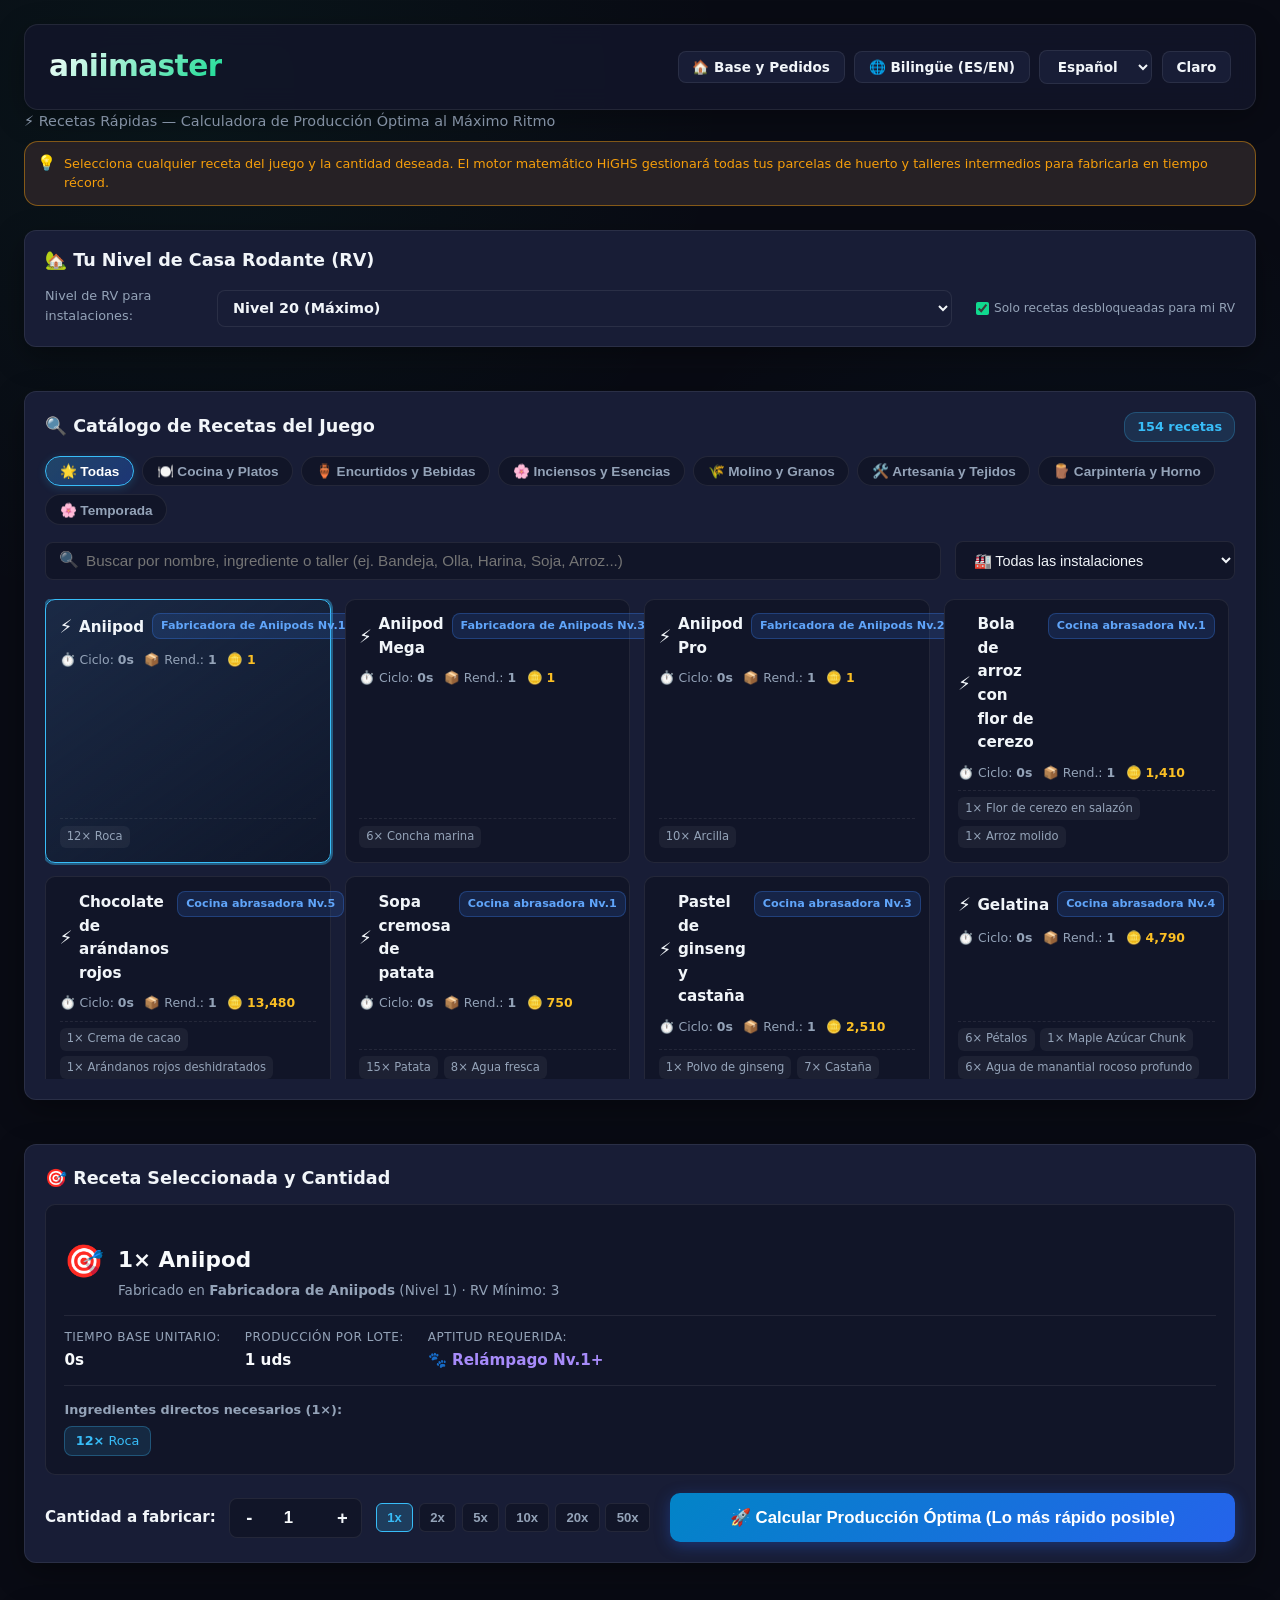
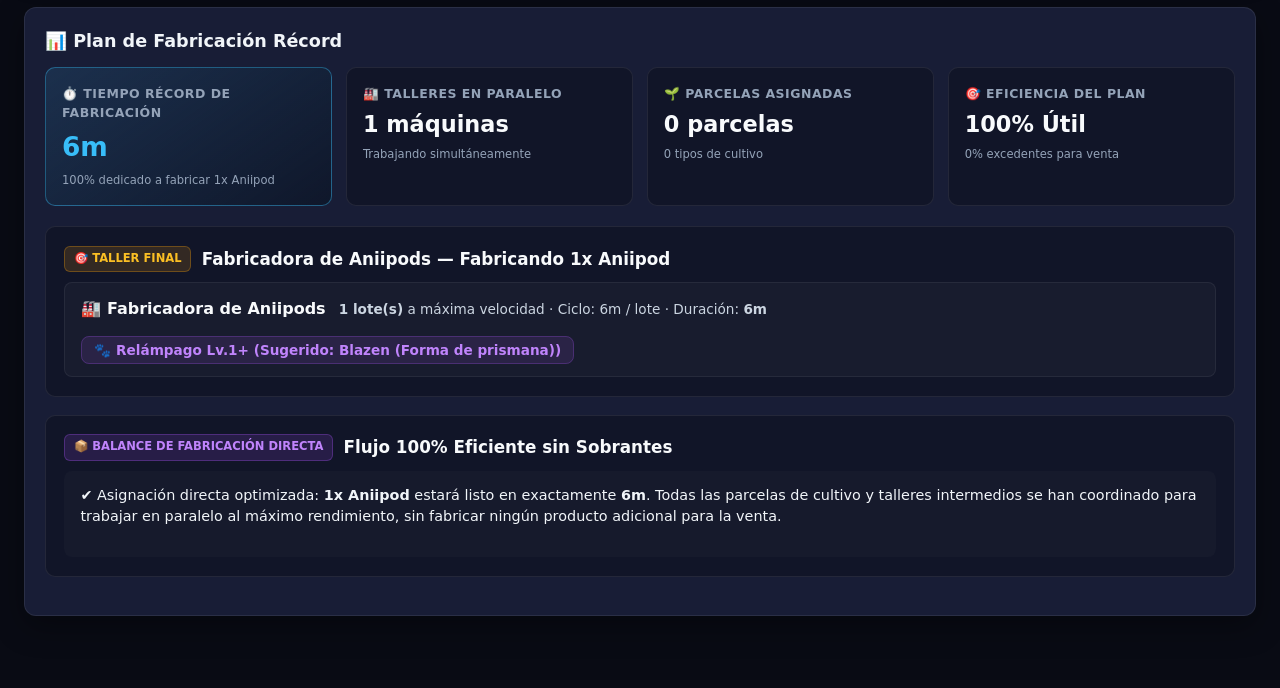
<file: recetas-rapidas.html>
<!DOCTYPE html>
<html lang="es">
<head>
    <meta charset="UTF-8">
    <meta name="viewport" content="width=device-width, initial-scale=1.0">
    <title>⚡ Recetas Rápidas — Calculadora de Producción Óptima de Aniimo</title>
    
    <!-- Metadatos SEO Principales -->
    <meta name="description" content="Calcula la ruta más rápida y la asignación óptima de instalaciones para fabricar cualquier receta de Aniimo en el menor tiempo récord con el solver HiGHS.">
    <meta name="keywords" content="Aniimo recetas rapidas, calculadora recetas Aniimo, produccion rapida Aniimo, solver Aniimo, Aniimo recetas tiempo record">
    <meta name="author" content="oscarlosu-lab / ae-bii">
    <meta name="robots" content="index, follow">
    <link rel="canonical" href="https://oscarlosu-lab.github.io/aniimax-es/recetas-rapidas.html">

    <link rel="stylesheet" href="style.css?v=20261022-quick-recipes-v1">
    <script type="module" src="quick-recipes.js?v=20261022-quick-recipes-v1"></script>
</head>
<body class="quick-recipes-body">
    <header>
        <h1>aniimaster</h1>
        <div class="header-buttons">
            <a href="index.html" class="toggle-button" id="backToHome" title="Volver al optimizador de base y pedidos">🏠 Base y Pedidos</a>
            <button class="toggle-button" id="bilingualToggle" title="Alternar nombres bilingües Español / Inglés">🌐 Bilingüe (ES/EN)</button>
            <select id="language-switch" class="toggle-button" aria-label="Language"></select>
            <button class="toggle-button" id="themeToggle">Claro</button>
        </div>
    </header>
    <p class="subtitle">⚡ Recetas Rápidas — Calculadora de Producción Óptima al Máximo Ritmo</p>
    <p class="disclaimer"><span class="disclaimer-icon" aria-hidden="true">💡</span>Selecciona cualquier receta del juego y la cantidad deseada. El motor matemático HiGHS gestionará todas tus parcelas de huerto y talleres intermedios para fabricarla en tiempo récord.</p>

    <div class="container quick-recipes-layout">
        <main class="quick-recipes-main">
            
            <!-- PANEL DE CONFIGURACIÓN DE BASE -->
            <section class="card config-mini-card">
                <div class="card-head">
                    <h2>🏡 Tu Nivel de Casa Rodante (RV)</h2>
                </div>
                <div class="quick-rv-row">
                    <div class="input-field rv-field">
                        <label for="quick-rv-select">Nivel de RV para instalaciones:</label>
                        <select id="quick-rv-select" class="quick-select"></select>
                    </div>
                    <label class="filter-rv-toggle" title="Ocultar recetas que requieren un nivel de RV superior al seleccionado">
                        <input type="checkbox" id="quick-filter-rv-check" checked> Solo recetas desbloqueadas para mi RV
                    </label>
                </div>
            </section>

            <!-- BUSCADOR Y FILTROS DE RECETAS -->
            <section class="card quick-search-card">
                <div class="card-head">
                    <h2>🔍 Catálogo de Recetas del Juego</h2>
                    <span class="recipe-counter-badge" id="recipe-results-count">Cargando recetas...</span>
                </div>

                <!-- Categorías (Pills) -->
                <div class="quick-categories-bar" id="quick-category-pills"></div>

                <!-- Buscador de Texto y Filtro de Taller -->
                <div class="quick-filter-controls">
                    <div class="search-input-wrapper">
                        <span class="search-prefix">🔍</span>
                        <input type="text" id="quick-recipe-search" class="quick-search-input" placeholder="Buscar por nombre, ingrediente o taller (ej. Bandeja, Olla, Harina, Soja, Arroz...)">
                        <button type="button" id="quick-search-clear" class="btn-search-clear" title="Limpiar búsqueda" hidden>✕</button>
                    </div>
                    <div class="facility-filter-wrapper">
                        <select id="quick-facility-select" class="quick-facility-dropdown"></select>
                    </div>
                </div>

                <!-- Cuadrícula de Recetas -->
                <div class="quick-recipes-grid" id="recipes-list-container">
                    <div class="loading-recipes-hint">
                        <div class="pulse-loader"></div>
                        <p>Cargando recetas y tiempos oficiales desde el motor WASM...</p>
                    </div>
                </div>
            </section>

            <!-- ESPACIO DE TRABAJO: RECETA SELECCIONADA Y CANTIDAD -->
            <section class="card quick-workspace-card">
                <div class="card-head">
                    <h2>🎯 Receta Seleccionada y Cantidad</h2>
                </div>

                <div id="selected-recipe-banner" class="selected-recipe-banner">
                    <p class="hint">Selecciona una receta del catálogo superior para comenzar.</p>
                </div>

                <div class="quick-qty-workspace">
                    <div class="qty-control-wrapper">
                        <span class="qty-label">Cantidad a fabricar:</span>
                        <div class="qty-stepper">
                            <button type="button" class="btn-qty-step" id="qty-btn-minus" title="Restar 1">-</button>
                            <input type="number" id="recipe-qty-input" class="qty-input" min="1" max="999" value="1">
                            <button type="button" class="btn-qty-step" id="qty-btn-plus" title="Sumar 1">+</button>
                        </div>
                        <div class="quick-qty-pills">
                            <button type="button" class="quick-qty-pill active" data-qty="1">1x</button>
                            <button type="button" class="quick-qty-pill" data-qty="2">2x</button>
                            <button type="button" class="quick-qty-pill" data-qty="5">5x</button>
                            <button type="button" class="quick-qty-pill" data-qty="10">10x</button>
                            <button type="button" class="quick-qty-pill" data-qty="20">20x</button>
                            <button type="button" class="quick-qty-pill" data-qty="50">50x</button>
                        </div>
                    </div>

                    <button type="button" id="btn-calculate-recipe" class="btn-solve-quick">
                        🚀 Calcular Producción Óptima (Lo más rápido posible)
                    </button>
                </div>
            </section>

            <!-- RESULTADOS DEL PLAN ÓPTIMO -->
            <section class="card quick-results-card" id="quick-results-section">
                <div class="card-head">
                    <h2>📊 Plan de Fabricación Récord</h2>
                </div>
                <div id="quick-results-container" class="quick-results-container">
                    <p class="hint">Pulsa "Calcular Producción Óptima" para obtener la asignación matemática exacta de parcelas y talleres.</p>
                </div>
            </section>

        </main>
    </div>
</body>
</html>
</file>
<file: style.css>
/* ========================================
   Aniimax - Minimalist Production Optimizer
   ======================================== */

* {
    margin: 0;
    padding: 0;
    box-sizing: border-box;
}

:root {
    --bg: #090b14;
    --surface: #111528;
    --surface-2: #181d36;
    --surface-3: #22294c;
    --surface-glass: rgba(18, 22, 42, 0.85);
    --text: #f1f5f9;
    --text-muted: #94a3b8;
    --border: rgba(255, 255, 255, 0.08);
    --border-glow: rgba(16, 217, 143, 0.3);
    --accent: #10d98f;
    --accent-glow: rgba(16, 217, 143, 0.35);
    --accent-cyan: #06b6d4;
    --accent-purple: #a855f7;
    --accent-gold: #f59e0b;
    --accent-rose: #f43f5e;
    --on-accent: #04241a;
    --success: #10d98f;
    --error: #f43f5e;
    --warning: #f59e0b;
    --radius: 14px;
    --font-body: system-ui, -apple-system, BlinkMacSystemFont, "Segoe UI", Roboto, "Outfit", "Inter", sans-serif;
    --font-mono: "JetBrains Mono", "Courier New", monospace;
}

.light {
    --bg: #f8fafc;
    --surface: #ffffff;
    --surface-2: #f1f5f9;
    --surface-3: #e2e8f0;
    --surface-glass: rgba(255, 255, 255, 0.9);
    --text: #0f172a;
    --text-muted: #64748b;
    --border: #e2e8f0;
    --border-glow: rgba(16, 185, 129, 0.3);
    --accent: #059669;
    --accent-glow: rgba(5, 150, 105, 0.25);
    --accent-cyan: #0284c7;
    --accent-purple: #9333ea;
    --accent-gold: #d97706;
    --accent-rose: #e11d48;
    --on-accent: #ffffff;
    --success: #059669;
    --error: #e11d48;
    --warning: #d97706;
}

body {
    accent-color: var(--accent);
    font-family: var(--font-body);
    background-color: var(--bg);
    background-image: 
        radial-gradient(circle at 15% 10%, rgba(16, 217, 143, 0.05) 0%, transparent 40%),
        radial-gradient(circle at 85% 80%, rgba(6, 182, 212, 0.05) 0%, transparent 40%);
    background-attachment: fixed;
    color: var(--text);
    line-height: 1.55;
    max-width: 1320px;
    margin: 1.5rem auto 3rem;
    padding: 0 1.5rem;
    transition: background-color 0.3s, color 0.3s;
    font-variant-numeric: tabular-nums;
}

a {
    color: var(--accent);
    text-decoration: none;
    transition: color 0.2s;
}

a:hover {
    color: var(--text);
    text-decoration: underline;
}

/* Header */
header {
    margin-bottom: 1.5rem;
    padding: 1.2rem 1.5rem;
    display: flex;
    justify-content: space-between;
    align-items: center;
    background: var(--surface-glass);
    backdrop-filter: blur(12px);
    -webkit-backdrop-filter: blur(12px);
    border: 1px solid var(--border);
    border-radius: var(--radius);
    box-shadow: 0 8px 30px rgba(0, 0, 0, 0.3);
}

header h1 {
    font-family: var(--font-body);
    font-size: 1.85rem;
    font-weight: 800;
    letter-spacing: -0.02em;
    background: linear-gradient(135deg, #ffffff 0%, var(--accent) 100%);
    -webkit-background-clip: text;
    -webkit-text-fill-color: transparent;
}

.header-buttons {
    display: flex;
    align-items: center;
    gap: 0.6rem;
    flex-wrap: wrap;
}

.toggle-button {
    cursor: pointer;
    background: var(--surface-2);
    border: 1px solid var(--border);
    color: var(--text);
    font-family: inherit;
    font-size: 0.85rem;
    font-weight: 600;
    line-height: normal;
    text-decoration: none;
    padding: 0.45rem 0.85rem;
    border-radius: 8px;
    transition: all 0.2s ease;
}

.toggle-button:hover {
    background: var(--surface-3);
    border-color: rgba(255, 255, 255, 0.2);
    transform: translateY(-1px);
    color: var(--text);
}

.btn-reset-all {
    color: #f87171 !important;
    border-color: rgba(248, 113, 113, 0.35) !important;
    background: rgba(239, 68, 68, 0.08) !important;
    font-weight: 600;
}

.btn-reset-all:hover {
    color: #ffffff !important;
    border-color: #ef4444 !important;
    background: #ef4444 !important;
    box-shadow: 0 0 10px rgba(239, 68, 68, 0.35);
}

#language-switch option {
    background: var(--surface);
    color: var(--text);
}

.subtitle {
    color: var(--text-muted);
    font-size: 0.9rem;
    margin-bottom: 0.5rem;
}

.disclaimer {
    color: var(--text-muted);
    font-size: 0.8rem;
    font-style: italic;
    margin-bottom: 2rem;
    padding: 0.75rem;
    border: 1px solid var(--border);
    background: transparent;
}

/* Typography */
h2 {
    font-size: 1.2rem;
    font-weight: normal;
    margin-top: 2rem;
    margin-bottom: 1rem;
    border-bottom: 1px solid var(--border);
    padding-bottom: 0.5rem;
}

h3 {
    font-size: 1rem;
    font-weight: normal;
    margin-bottom: 0.75rem;
}

h4 {
    font-size: 0.9rem;
    font-weight: bold;
    margin-bottom: 0.5rem;
}

p {
    font-size: 0.9rem;
    margin-bottom: 1rem;
}

.hint {
    color: var(--text-muted);
    font-size: 0.8rem;
    margin-bottom: 1rem;
}

.hint.small {
    font-size: 0.75rem;
    margin-top: 0.25rem;
}

/* Sections */
.config-section,
.results-section {
    margin-bottom: 2rem;
}

/* Input Fields */
.config-group {
    margin-bottom: 1.5rem;
}

.input-row {
    display: flex;
    gap: 1.5rem;
    margin-bottom: 1rem;
}

.input-field {
    flex: 1;
}

.input-field label {
    display: block;
    font-size: 0.8rem;
    color: var(--text-muted);
    margin-bottom: 0.25rem;
}

.input-field input,
.input-field select {
    width: 100%;
    padding: 0.5rem;
    background: var(--bg);
    border: 1px solid var(--border);
    color: var(--text);
    font-family: inherit;
    font-size: 0.9rem;
    transition: border-color 0.2s;
}

.input-field input:focus,
.input-field select:focus {
    outline: none;
    border-color: var(--text);
}

.input-field input[type="number"] {
    appearance: textfield;
    -moz-appearance: textfield;
}

.input-field input[type="number"]::-webkit-outer-spin-button,
.input-field input[type="number"]::-webkit-inner-spin-button {
    -webkit-appearance: none;
    margin: 0;
}

.input-field select {
    cursor: pointer;
}

/* Checkbox Field */
.checkbox-field {
    display: flex;
    align-items: center;
}

.checkbox-field label {
    display: flex;
    align-items: center;
    gap: 0.5rem;
    cursor: pointer;
    font-size: 0.9rem;
}

.checkbox-field input[type="checkbox"] {
    width: 1rem;
    height: 1rem;
    cursor: pointer;
}

/* Radio Group (currency selector) */
.radio-group {
    display: flex;
    gap: 1.5rem;
}

.radio-group label {
    display: flex;
    align-items: center;
    gap: 0.5rem;
    cursor: pointer;
    font-size: 0.9rem;
}

.radio-group input[type="radio"] {
    width: 1rem;
    height: 1rem;
    cursor: pointer;
}

/* Facilities Grid */
.facilities-container {
    display: flex;
    flex-direction: column;
    gap: 1.5rem;
    margin-bottom: 1.5rem;
}

.facility-category-title {
    font-size: 0.75rem;
    text-transform: uppercase;
    letter-spacing: 0.05em;
    color: var(--text-muted);
    margin-bottom: 0.75rem;
    padding-bottom: 0.35rem;
    border-bottom: 1px solid var(--border);
}

.facilities-grid {
    display: grid;
    grid-template-columns: repeat(2, 1fr);
    gap: 1rem;
}

.facility-card {
    border: 1px solid var(--border);
    padding: 1rem;
}

.facility-card h4 {
    font-size: 0.85rem;
    margin-bottom: 0.75rem;
}

/* Info icon and tooltip styles */
.info-icon {
    display: inline-flex;
    align-items: center;
    justify-content: center;
    width: 1rem;
    height: 1rem;
    font-size: 0.65rem;
    font-weight: bold;
    border: 1px solid var(--text-muted);
    border-radius: 50%;
    color: var(--text-muted);
    cursor: help;
    margin-left: 0.25rem;
    vertical-align: middle;
    position: relative;
}

.info-icon:hover {
    border-color: var(--text);
    color: var(--text);
}

[data-tooltip] {
    position: relative;
}

[data-tooltip]::after {
    content: attr(data-tooltip);
    position: absolute;
    bottom: 100%;
    left: 50%;
    transform: translateX(-50%);
    background: var(--text);
    color: var(--bg);
    padding: 0.5rem 0.75rem;
    font-size: 0.75rem;
    font-weight: normal;
    white-space: pre-line;
    border: 1px solid var(--border);
    z-index: 100;
    opacity: 0;
    visibility: hidden;
    transition: opacity 0.2s, visibility 0.2s;
    pointer-events: none;
    margin-bottom: 0.5rem;
    min-width: 180px;
    max-width: 280px;
    text-align: left;
    line-height: 1.4;
}

[data-tooltip]:hover::after {
    opacity: 1;
    visibility: visible;
}

.facility-tiers {
    display: flex;
    flex-direction: column;
    gap: 0.5rem;
}

.facility-inputs {
    display: flex;
    align-items: flex-end;
    gap: 0.75rem;
}

.facility-inputs .input-field {
    flex: 1;
}

.facility-inputs .input-field label {
    font-size: 0.7rem;
}

.facility-inputs input {
    padding: 0.4rem;
    font-size: 0.85rem;
}

/* Simple / advanced input mode switch. */
.mode-switch {
    display: flex;
    gap: 1.5rem;
    margin: 1rem 0;
}

.mode-switch label {
    display: flex;
    align-items: center;
    gap: 0.5rem;
    cursor: pointer;
}

/* One owned tier's remove button, sitting inline at the end of its Count/Level row. */
.tier-remove-btn {
    cursor: pointer;
    background: none;
    border: 1px solid var(--border);
    color: var(--text-muted);
    font-family: inherit;
    font-size: 0.9rem;
    line-height: 1;
    padding: 0.4rem 0.6rem;
}

.tier-remove-btn:hover {
    color: var(--text);
    border-color: var(--text);
}

/* Adds one more owned tier (e.g. "+ Add level") below a facility's tier rows. */
.add-tier-btn {
    cursor: pointer;
    background: none;
    border: none;
    color: inherit;
    font-family: inherit;
    font-size: 0.75rem;
    text-decoration: underline;
    padding: 0;
    margin-top: 0.5rem;
    align-self: flex-start;
}

.add-tier-btn:hover {
    opacity: 0.7;
}

/* Modules Grid */
.modules-grid {
    display: grid;
    grid-template-columns: repeat(2, 1fr);
    gap: 1rem;
    margin-bottom: 1.5rem;
}

.module-card {
    border: 1px solid var(--border);
    padding: 1rem;
}

.module-card h4 {
    font-size: 0.85rem;
    margin-bottom: 0.5rem;
}

.module-card .input-field {
    max-width: 100px;
}

.module-card .input-field label {
    font-size: 0.7rem;
}

.module-card input {
    padding: 0.4rem;
    font-size: 0.85rem;
}

/* Optimize Button */
.optimize-btn {
    width: 100%;
    padding: 1.1rem 2rem;
    background: linear-gradient(135deg, #10d98f 0%, #059669 100%);
    color: #04241a;
    border: none;
    border-radius: 12px;
    font-family: inherit;
    font-size: 1.15rem;
    font-weight: 800;
    letter-spacing: 0.03em;
    cursor: pointer;
    box-shadow: 0 8px 24px rgba(16, 217, 143, 0.35);
    transition: transform 0.2s, box-shadow 0.2s, filter 0.2s;
    display: flex;
    align-items: center;
    justify-content: center;
    gap: 0.6rem;
}

.optimize-btn:hover {
    transform: translateY(-2px);
    box-shadow: 0 12px 32px rgba(16, 217, 143, 0.5);
    filter: brightness(1.08);
}

.optimize-btn:active {
    transform: translateY(0);
}

.optimize-btn:disabled {
    opacity: 0.6;
    cursor: not-allowed;
    transform: none;
    box-shadow: none;
}

/* Progress bar shown while find_plan runs in the worker (see worker.js); fill width is driven by
   the solver's own real trial-solve count (see `trialCountToPercent` in app.js), not a decorative
   animation, so it actually reflects work happening. */
.progress-bar-container {
    width: 100%;
    height: 4px;
    margin-top: 0.6rem;
    background: var(--border);
    border-radius: 2px;
    overflow: hidden;
}

.progress-bar-fill {
    width: 0%;
    height: 100%;
    background: var(--text);
    border-radius: 2px;
    transition: width 0.15s ease-out;
}

/* Error Message */
.error-message {
    border: 1px solid var(--error);
    color: var(--error);
    padding: 1rem;
    margin-bottom: 1rem;
    font-size: 0.9rem;
}

/* Results Summary */
.result-summary {
    margin-bottom: 1.5rem;
}

.summary-grid {
    display: grid;
    grid-template-columns: repeat(4, 1fr);
    gap: 1rem;
}

.summary-item {
    border: 1px solid var(--border);
    padding: 1rem;
    text-align: center;
}

.summary-label {
    display: block;
    font-size: 0.7rem;
    color: var(--text-muted);
    margin-bottom: 0.25rem;
    text-transform: uppercase;
    letter-spacing: 0.05em;
}

.summary-value {
    display: block;
    font-size: 1.1rem;
    font-weight: bold;
    color: var(--success);
}

.rate-unit-select {
    margin-top: 0.5rem;
    padding: 0.2rem 0.4rem;
    background: var(--bg);
    border: 1px solid var(--border);
    color: var(--text-muted);
    font-family: inherit;
    font-size: 0.75rem;
    cursor: pointer;
}

.rate-unit-select:focus {
    outline: none;
    border-color: var(--text);
}

/* Byproduct bonus rows, appended to the bottom of the Product Breakdown table */
#product-breakdown-table tbody tr.byproduct-row {
    color: var(--warning);
    font-style: italic;
}

#product-breakdown-table tbody tr.byproduct-row td {
    border-top: 1px dashed var(--warning);
}

/* Production Steps */
.production-steps {
    margin-bottom: 1.5rem;
}

.steps-list {
    display: flex;
    flex-direction: column;
    gap: 0.5rem;
}

.energy-info {
    border: 1px solid var(--success);
    padding: 1rem;
    margin-bottom: 1rem;
    color: var(--success);
    font-size: 0.85rem;
}

.energy-info strong {
    display: block;
    margin-bottom: 0.25rem;
}

.parallel-info {
    border: 1px solid #9f7aea;
    padding: 1rem;
    margin-bottom: 1rem;
    color: #9f7aea;
    font-size: 0.85rem;
}

.parallel-info strong {
    display: block;
    margin-bottom: 0.25rem;
}

.step-item {
    border: 1px solid var(--border);
    padding: 0.75rem 1rem;
    display: flex;
    align-items: center;
    gap: 1rem;
}

.step-number {
    width: 1.75rem;
    height: 1.75rem;
    border: 1px solid var(--text);
    display: flex;
    align-items: center;
    justify-content: center;
    font-size: 0.8rem;
    flex-shrink: 0;
}

.step-number.energy-step {
    border-color: var(--warning);
    color: var(--warning);
}

.step-number.profit-step {
    border-color: var(--success);
    color: var(--success);
}

.step-number.parallel-step {
    border-color: #9f7aea;
    color: #9f7aea;
    font-weight: bold;
}

/* Chain Groups for Parallel Mode */
.chain-group {
    border: 1px solid var(--border);
    margin-bottom: 0.5rem;
    background: var(--bg-lighter);
}

.chain-header {
    padding: 0.75rem 1rem;
    background: var(--bg);
    border-bottom: 1px solid var(--border);
    display: flex;
    justify-content: space-between;
    align-items: center;
}

.chain-title {
    display: flex;
    align-items: center;
    gap: 0.75rem;
}

.chain-number {
    background: linear-gradient(135deg, #9f7aea 0%, #805ad5 100%);
    color: white;
    padding: 0.25rem 0.6rem;
    font-size: 0.75rem;
    font-weight: 600;
}

.chain-path {
    font-size: 0.85rem;
    color: var(--text-muted);
    font-family: var(--font-mono);
}

.chain-meta {
    font-size: 0.8rem;
    color: var(--text-muted);
}

.chain-step {
    border: none;
    border-bottom: 1px solid var(--border);
    background: var(--bg-lighter);
}

.chain-step:last-child {
    border-bottom: none;
}

.step-indicator {
    width: 1.5rem;
    color: #9f7aea;
    font-weight: bold;
    flex-shrink: 0;
    text-align: center;
}

.step-details {
    flex: 1;
}

.step-name {
    font-size: 0.9rem;
}

.step-facility {
    font-size: 0.8rem;
    color: var(--text-muted);
}

.step-allocation {
    font-size: 0.75rem;
    color: #9f7aea;
    margin-top: 0.25rem;
    font-style: italic;
}

.step-meta {
    text-align: right;
    font-size: 0.8rem;
    color: var(--text-muted);
}

/* Options Table */
.all-options {
    margin-bottom: 1rem;
}

.table-wrapper {
    overflow-x: auto;
}

table {
    width: 100%;
    border-collapse: collapse;
    font-size: 0.85rem;
}

th,
td {
    padding: 0.5rem 0.75rem;
    text-align: left;
    border: 1px solid var(--border);
}

th {
    background: var(--bg);
    font-weight: bold;
    font-size: 0.75rem;
    text-transform: uppercase;
    letter-spacing: 0.05em;
}

tbody tr:first-child {
    background: transparent;
}

tbody tr:first-child td {
    color: var(--success);
    font-weight: bold;
}

/* Facility plan tables (one per category, see renderFacilityPlan in app.js): status reflects
   role (producing/idle/not needed), not row position, overriding the generic "highlight first
   row" rule above so it doesn't imply the first facility listed is special. */
.facility-plan-table tbody tr:first-child td {
    color: inherit;
    font-weight: normal;
}

.facility-plan-table tbody tr.status-not_needed td,
.facility-plan-table tbody tr.status-nothing_available td,
.facility-plan-table tbody tr.status-idle td {
    color: var(--text-muted);
}

/* Environment building layout diagram (see renderEnvironmentDiagram in app.js): a simple SVG
   showing the solver's own chosen facility placements around one building instance, next to that
   instance's table. */
.env-unit {
    display: flex;
    flex-wrap: wrap;
    gap: 1rem;
    align-items: flex-start;
    margin-bottom: 1rem;
}

.env-unit-table {
    flex: 1 1 320px;
    min-width: 0;
}

.env-diagram {
    flex: 0 0 auto;
    color: var(--text-muted);
}

.env-diagram svg {
    display: block;
    width: 280px;
    max-width: 100%;
    height: auto;
    aspect-ratio: 1;
    background: var(--surface-2);
    border: 1px solid var(--border);
    border-radius: 10px;
}

/* Whole-tile lines, a heavier major line every other tile, and faint quarter-tile lines. */
.env-grid line {
    stroke: currentColor;
    stroke-opacity: 0.2;
    stroke-width: 0.035;
}

.env-grid line.major {
    stroke-opacity: 0.38;
    stroke-width: 0.08;
}

.env-grid line.quarter {
    stroke-opacity: 0.05;
    stroke-width: 0.02;
}

.env-plot text {
    fill: #111;
    font-family: var(--font-body);
    font-weight: 700;
    text-anchor: middle;
    dominant-baseline: central;
    pointer-events: none;
}

.env-plot:hover rect,
.layout-piece:hover > rect {
    fill-opacity: 1;
    stroke: currentColor;
}

.env-building:hover > rect {
    stroke-opacity: 1;
}

.env-legend {
    display: flex;
    flex-direction: column;
    gap: 0.3rem;
    margin-top: 0.5rem;
    max-width: 280px;
    font-size: 0.7rem;
    color: var(--text-muted);
}

.env-legend-item {
    display: inline-flex;
    align-items: center;
    gap: 0.25rem;
}

.env-legend-swatch {
    display: inline-block;
    width: 0.7rem;
    height: 0.7rem;
    border-radius: 3px;
}

.env-legend-swatch.coverage {
    border: 1px dashed;
}

/* Recipe reference tables (facility recipe modal): one table per facility, listed row order
   reflects level/name sort, not importance, same override as the facility-plan table above. */
.recipe-table tbody tr:first-child td {
    color: inherit;
    font-weight: normal;
}

.facility-recipe-table {
    margin-bottom: 1.5rem;
}

.facility-recipe-table h4 {
    font-size: 0.85rem;
    margin-bottom: 0.5rem;
}

/* Footer */
footer {
    text-align: center;
    padding: 2rem 0;
    color: var(--text-muted);
    font-size: 0.8rem;
    border-top: 1px solid var(--border);
    margin-top: 2rem;
}

.footer-note {
    margin-top: 0.35rem;
    font-size: 0.75rem;
}

/* Loading State */
.loading {
    opacity: 0.5;
    pointer-events: none;
}

/* Responsive */
@media (max-width: 600px) {
    body {
        margin: 2rem auto;
        padding: 0 1rem;
    }

    header {
        flex-direction: column;
        gap: 0.5rem;
    }

    header h1 {
        font-size: 1.6rem;
    }

    .toggle-button {
        align-self: flex-end;
    }

    .input-row {
        flex-direction: column;
        gap: 1rem;
    }

    .facilities-grid {
        grid-template-columns: 1fr;
    }

    .modules-grid {
        grid-template-columns: 1fr;
    }

    .summary-grid {
        grid-template-columns: 1fr 1fr;
    }

    .step-item {
        flex-direction: column;
        align-items: flex-start;
        gap: 0.5rem;
    }

    .step-meta {
        text-align: left;
    }

    th,
    td {
        padding: 0.4rem 0.5rem;
        font-size: 0.8rem;
    }
}

/* Modal */
.modal {
    display: none;
    position: fixed;
    top: 0;
    left: 0;
    width: 100%;
    height: 100%;
    background-color: rgba(0, 0, 0, 0.7);
    z-index: 1000;
    overflow-y: auto;
    padding: 2rem;
}

.modal.show {
    display: flex;
    justify-content: center;
    align-items: flex-start;
}

.modal-content {
    background-color: var(--bg);
    border: 1px solid var(--border);
    max-width: 600px;
    width: 100%;
    margin: 2rem auto;
}

.modal-content.wide {
    max-width: 1100px;
}

.modal-header {
    display: flex;
    justify-content: space-between;
    align-items: center;
    padding: 1rem 1.5rem;
    border-bottom: 1px solid var(--border);
}

.modal-header h2 {
    margin: 0;
    border: none;
    padding: 0;
}

.close-button {
    background: none;
    border: none;
    color: var(--text);
    font-size: 1.5rem;
    cursor: pointer;
    padding: 0;
    line-height: 1;
}

.close-button:hover {
    opacity: 0.7;
}

.modal-body {
    padding: 1.5rem;
}

.modal-body h3 {
    margin-top: 1.5rem;
    margin-bottom: 0.5rem;
}

.modal-body h3:first-child {
    margin-top: 0;
}

.modal-body p {
    margin-bottom: 0.75rem;
    color: var(--text-muted);
}

.modal-body ul {
    margin-bottom: 1rem;
    padding-left: 1.5rem;
}

.modal-body li {
    font-size: 0.9rem;
    color: var(--text-muted);
    margin-bottom: 0.5rem;
}

.modal-body li strong {
    color: var(--text);
}

.modal-wide {
    max-width: 750px;
}

.math-block {
    background: rgba(128, 128, 128, 0.1);
    padding: 1rem;
    margin: 1rem 0;
    overflow-x: auto;
    border-left: 2px solid var(--border);
}

.modal-body h4 {
    font-size: 0.9rem;
    font-weight: bold;
    margin-top: 1.25rem;
    margin-bottom: 0.5rem;
    color: var(--text);
}

.modal-body ol {
    margin-bottom: 1rem;
    padding-left: 1.5rem;
}

.modal-body ol li {
    margin-bottom: 0.75rem;
}

.modal-body ol li ul {
    margin-top: 0.5rem;
    margin-bottom: 0;
}

.math-table {
    width: 100%;
    border-collapse: collapse;
    margin: 1rem 0;
    font-size: 0.85rem;
}

.math-table th,
.math-table td {
    padding: 0.5rem 0.75rem;
    border: 1px solid var(--border);
    text-align: left;
}

.math-table th {
    background: rgba(128, 128, 128, 0.1);
    font-weight: bold;
}

/* ========================================
   Cards, tabs and badges
   ======================================== */

.card {
    background: var(--surface-glass);
    backdrop-filter: blur(14px);
    -webkit-backdrop-filter: blur(14px);
    border: 1px solid var(--border);
    border-radius: var(--radius);
    padding: 1.5rem 1.75rem 1.75rem;
    margin-bottom: 1.5rem;
    box-shadow: 0 10px 30px rgba(0, 0, 0, 0.35);
    transition: border-color 0.25s, box-shadow 0.25s;
}

.card:hover {
    border-color: rgba(255, 255, 255, 0.14);
}

.card h2 {
    margin: 0 0 0.75rem;
    padding: 0;
    border: none;
    font-size: 1.1rem;
    font-weight: 600;
}

.card h3 {
    font-weight: 600;
    margin-top: 1.25rem;
}

.card-head {
    display: flex;
    justify-content: space-between;
    align-items: center;
    gap: 1rem;
    flex-wrap: wrap;
    margin-bottom: 0.75rem;
}

.card-head h2 {
    margin: 0;
}

.card-lead {
    color: var(--text-muted);
    margin-bottom: 1.25rem;
}

.toggle-button.small {
    font-size: 0.8rem;
    color: var(--text-muted);
}

.config-actions {
    display: flex;
    align-items: center;
    gap: 0.75rem;
    flex-wrap: wrap;
}

.share-config-result {
    margin-bottom: 0.5rem;
}

.share-config-result[hidden] {
    display: none;
}

.share-config-result label {
    display: block;
    margin-bottom: 0.25rem;
    font-size: 0.85rem;
}

.share-config-result input {
    box-sizing: border-box;
    width: 100%;
    padding: 0.5rem;
    border: 1px solid var(--border);
    border-radius: var(--radius);
    background: var(--surface);
    color: var(--text);
}

#share-config-status:empty {
    display: none;
}

.subtitle {
    margin-top: -1.5rem;
}

.disclaimer {
    display: flex;
    align-items: flex-start;
    gap: 0.5rem;
    font-style: normal;
    color: var(--warning);
    border-color: color-mix(in srgb, var(--warning) 45%, transparent);
    border-radius: var(--radius);
    background: color-mix(in srgb, var(--warning) 9%, var(--surface));
    margin-bottom: 1.5rem;
}

.disclaimer-icon {
    font-size: 0.95rem;
    line-height: 1.2;
}

/* Segmented tabs built from radio labels. */
.tabs {
    display: inline-flex;
    gap: 2px;
    padding: 3px;
    margin-bottom: 1.25rem;
    background: var(--surface-2);
    border: 1px solid var(--border);
    border-radius: 10px;
}

.tabs label {
    position: relative;
    padding: 0.4rem 1.1rem;
    border-radius: 7px;
    color: var(--text-muted);
    font-size: 0.9rem;
    cursor: pointer;
    user-select: none;
    transition: background-color 0.15s, color 0.15s;
}

.tabs label:hover {
    color: var(--text);
}

.tabs input {
    position: absolute;
    opacity: 0;
    pointer-events: none;
}

.tabs label:has(input:checked) {
    background: var(--surface);
    color: var(--text);
    font-weight: 600;
    box-shadow: 0 1px 3px rgba(0, 0, 0, 0.25);
}

.tabs label:has(input:focus-visible) {
    outline: 2px solid var(--accent);
    outline-offset: 1px;
}

.tabs.compact {
    margin-bottom: 0;
}

.tabs.compact label {
    padding: 0.3rem 0.85rem;
    font-size: 0.85rem;
}

/* Inputs */
.input-field input,
.input-field select {
    background: var(--surface-2);
    border-radius: 8px;
    padding: 0.55rem 0.7rem;
}

.input-field input:focus,
.input-field select:focus {
    border-color: var(--accent);
}

#simple-config .input-field {
    max-width: 16rem;
}

/* Simple mode: what the RV level assumes, as a grid of chips. */
.assume-title {
    font-size: 0.75rem;
    color: var(--text-muted);
    text-transform: uppercase;
    letter-spacing: 0.05em;
    margin: 1rem 0 0.5rem;
}

.chip-grid {
    display: grid;
    grid-template-columns: repeat(auto-fill, minmax(190px, 1fr));
    gap: 0.4rem;
}

.chip {
    display: flex;
    justify-content: space-between;
    align-items: baseline;
    gap: 0.5rem;
    padding: 0.4rem 0.65rem;
    background: var(--surface-2);
    border-radius: 8px;
    font-size: 0.82rem;
}

.chip-count {
    font-weight: 600;
}

.chip-level {
    color: var(--text-muted);
    font-size: 0.75rem;
    white-space: nowrap;
}

/* Options and the main button */
.option-row {
    gap: 0.4rem;
    margin: 1.5rem 0 1rem;
    padding-top: 1.25rem;
    border-top: 1px solid var(--border);
}

.optimize-btn {
    background: var(--accent);
    color: var(--on-accent);
    border: none;
    border-radius: 10px;
    padding: 0.8rem 1.5rem;
    font-size: 1rem;
    font-weight: 600;
}

.progress-bar-container {
    position: relative;
}

/* The exact planner doesn't report progress, so the bar just shows it's working. */
.progress-bar-fill.indeterminate {
    position: absolute;
    width: 35%;
    background: var(--accent);
    animation: progress-slide 1.1s ease-in-out infinite;
}

@keyframes progress-slide {
    from { left: -35%; }
    to { left: 100%; }
}

/* Results: the rate */
#rate-block .summary-label {
    margin-bottom: 0.1rem;
}

.rate-line {
    display: flex;
    align-items: baseline;
    gap: 0.75rem;
    flex-wrap: wrap;
}

.rate-line .summary-value {
    display: inline;
    font-size: 2rem;
    font-weight: 700;
    letter-spacing: -0.01em;
    color: var(--text);
}

.rate-unit-select {
    margin-top: 0;
    border-radius: 6px;
    background: var(--surface-2);
}

.plan-proof {
    margin: 0.75rem 0 0;
    font-size: 0.85rem;
    color: var(--text-muted);
}

.plan-unverified {
    margin: 0.6rem 0 0;
    font-size: 0.8rem;
    color: var(--warning);
}

.tag {
    display: inline-block;
    margin-left: 0.4rem;
    padding: 0 0.45rem;
    border-radius: 999px;
    font-size: 0.68rem;
    font-weight: 600;
    white-space: nowrap;
    vertical-align: 1px;
}

.tag.unverified {
    border: 1px solid var(--warning);
    color: var(--warning);
}

/* Collapsible explanations */
details.explain {
    margin-bottom: 1rem;
    font-size: 0.82rem;
    color: var(--text-muted);
}

details.explain summary {
    cursor: pointer;
    width: fit-content;
    user-select: none;
}

details.explain summary:hover {
    color: var(--text);
}

details.explain p {
    margin: 0.5rem 0 0;
    font-size: 0.82rem;
}

/* Tables */
.card table {
    font-size: 0.85rem;
}

.card th,
.card td {
    border: none;
    border-bottom: 1px solid var(--border);
    padding: 0.55rem 0.6rem;
}

.card th {
    background: transparent;
    color: var(--text-muted);
    font-weight: 600;
    font-size: 0.7rem;
}

.card tbody tr:last-child td {
    border-bottom: none;
}

.card tbody tr:first-child td {
    color: inherit;
    font-weight: normal;
}

.facility-category-title {
    font-weight: 600;
    border-bottom: none;
    padding-bottom: 0;
}

.facility-card,
.module-card {
    background: var(--surface-2);
    border: none;
    border-radius: 10px;
}

.summary-item {
    border-radius: 10px;
    background: var(--surface-2);
    border: none;
}

#goal-section .summary-value {
    color: var(--text);
}

.error-message {
    border-color: var(--error);
}

/* Inputs inside the Advanced tab's facility and module cards. */
.facility-card .input-field input,
.module-card .input-field input {
    background: var(--surface);
}

@media (max-width: 600px) {
    .card {
        padding: 1rem;
    }

    /* Plan tables become one labelled block per row on narrow screens. */
    .facility-plan-table thead {
        display: none;
    }

    .facility-plan-table tr {
        display: block;
        padding: 0.6rem 0;
        border-bottom: 1px solid var(--border);
    }

    .facility-plan-table tbody tr:last-child {
        border-bottom: none;
    }

    .card .facility-plan-table td {
        display: flex;
        justify-content: space-between;
        gap: 1rem;
        padding: 0.15rem 0;
        border: none;
        text-align: right;
    }

    .facility-plan-table td::before {
        content: attr(data-label);
        color: var(--text-muted);
        font-size: 0.75rem;
        text-align: left;
        white-space: nowrap;
    }

    .rate-line .summary-value,
    .level-up-card .summary-value {
        font-size: 1.6rem;
    }

    .chip-grid {
        grid-template-columns: repeat(auto-fill, minmax(150px, 1fr));
    }
}

/* Aniimo team card: collapsed to a one-line summary until opened. */
.collapse-toggle {
    display: flex;
    align-items: center;
    gap: 0.55rem;
    padding: 0;
    background: none;
    border: none;
    color: inherit;
    font: inherit;
    cursor: pointer;
}

.collapse-toggle:focus-visible {
    outline: 2px solid var(--accent);
    outline-offset: 3px;
    border-radius: 4px;
}

.collapse-toggle .chevron {
    width: 0.5rem;
    height: 0.5rem;
    border-right: 2px solid var(--text-muted);
    border-bottom: 2px solid var(--text-muted);
    transform: rotate(-45deg);
    transition: transform 0.15s;
}

.collapse-toggle[aria-expanded="true"] .chevron {
    transform: rotate(45deg);
}

.collapse-toggle:hover h2 {
    text-decoration: underline;
    text-underline-offset: 3px;
}

.aniimo-card .card-head {
    margin-bottom: 0.35rem;
}

.collapsed-summary {
    margin: 0 0 0 1.05rem;
    font-size: 0.85rem;
    color: var(--text-muted);
}

#aniimo-body {
    margin-top: 1rem;
}

/* Aniimo abilities in their in-game colors. */
.ability {
    display: inline-block;
    padding: 0.05rem 0.5rem;
    border-radius: 999px;
    background: var(--ability);
    color: #fff;
    font-size: 0.75rem;
    font-weight: 600;
    line-height: 1.5;
    white-space: nowrap;
}

.ability.dark {
    color: #1d1f22;
}

/* How many of each ability a plan needs, like the game's Abilities screen. */
.ability-strip {
    display: grid;
    grid-template-columns: repeat(auto-fill, minmax(58px, 1fr));
    gap: 1rem 0.35rem;
    margin: 0.85rem 0 0;
}

@media (min-width: 720px) {
    .ability-strip {
        grid-template-columns: repeat(13, minmax(0, 1fr));
        gap: 0.3rem;
    }
}

.ability-cell {
    display: flex;
    flex-direction: column;
    align-items: center;
    justify-content: flex-start;
    padding: 0.4rem 0.2rem 0.35rem;
    border-radius: 8px;
    background: var(--surface-2);
    border-top: 3px solid var(--ability);
}

.ability-count {
    font-size: 1.1rem;
    font-weight: 700;
    line-height: 1.2;
    color: var(--ability);
}

.ability-name {
    max-width: 100%;
    overflow: hidden;
    text-overflow: ellipsis;
    font-size: 0.6rem;
    color: var(--text-muted);
    white-space: nowrap;
}

.ability-cell.zero {
    opacity: 0.35;
    border-top-color: var(--border);
}

.ability-cell.zero .ability-count {
    color: var(--text-muted);
}

/* The facility plan's Aniimo column: one colored circle per ability, level inside. */
.ability-dots {
    display: inline-flex;
    flex-wrap: wrap;
    gap: 0.3rem;
    vertical-align: middle;
}

.ability-dot {
    display: inline-flex;
    align-items: center;
    justify-content: center;
    width: 1.5rem;
    height: 1.5rem;
    border-radius: 50%;
    background: var(--ability);
    color: #fff;
    font-size: 0.75rem;
    font-weight: 700;
    cursor: help;
}

.ability-dot.dark {
    color: #1d1f22;
}

/* A ring marks an Aniimo that has the facility's personality bonus. */
.ability-dot.bonus {
    box-shadow: 0 0 0 2px var(--surface), 0 0 0 3.5px var(--ability);
}

/* The Aniimo behind each ability count, one circle each. */
/* One column per ability: its box, then its Aniimo circles below it. */
.ability-col {
    display: flex;
    flex-direction: column;
    align-items: center;
    min-width: 0;
}

.ability-col .ability-cell {
    width: 100%;
}

.ability-stack {
    display: grid;
    grid-template-columns: 1fr;
    justify-items: center;
    gap: 0.5rem;
    margin-top: 0.6rem;
}

.ability-kind {
    position: relative;
    display: inline-flex;
}

/* Beside the circle without shifting it, so circles line up in their column. */
.ability-times {
    position: absolute;
    left: 100%;
    top: 50%;
    transform: translateY(-50%);
    margin-left: 0.15rem;
    font-size: 0.65rem;
    font-weight: 600;
    color: var(--text-muted);
    white-space: nowrap;
}

.ability-dot.small {
    width: 1.2rem;
    height: 1.2rem;
    font-size: 0.65rem;
}

.ability-dot.small.bonus {
    box-shadow: 0 0 0 1.5px var(--surface-2), 0 0 0 2.75px var(--ability);
}

/* Strategy: level up or most coins. */
.strategy {
    margin: 1.5rem 0 1.25rem;
    padding-top: 1.25rem;
    border-top: 1px solid var(--border);
}

.strategy h3 {
    margin-bottom: 0.6rem;
}

#level-up-config .input-field {
    max-width: 16rem;
}

#level-up-cost .chip-grid {
    margin-bottom: 0.75rem;
}

.stock-grid {
    display: grid;
    grid-template-columns: repeat(auto-fill, minmax(140px, 1fr));
    gap: 0.6rem 1rem;
    margin-top: 0.6rem;
}

#level-up-config .stock-grid .input-field {
    max-width: none;
}

.level-up-note {
    font-size: 0.85rem;
    color: var(--text-muted);
    margin: 0.5rem 0 0;
}

/* Results: how soon the level-up is covered. */
.level-up-card .summary-value {
    font-size: 2rem;
    font-weight: 700;
    letter-spacing: -0.01em;
    color: var(--text);
}

.level-up-lines {
    width: 100%;
    margin-top: 0.75rem;
    border-collapse: collapse;
    font-size: 0.85rem;
}

.level-up-lines th {
    text-align: left;
    font-weight: 500;
    color: var(--text-muted);
    font-size: 0.75rem;
    padding: 0.3rem 0.5rem 0.3rem 0;
}

.level-up-lines td {
    padding: 0.35rem 0.5rem 0.35rem 0;
    border-top: 1px solid var(--border);
}

/* The unit select, as the rate column's header. */
.level-up-lines th .rate-unit-select {
    font-size: 0.75rem;
    padding: 0.15rem 0.3rem;
}

/* A level-up that couldn't be planned: the coin rate follows its note. */
.level-up-card .level-up-note {
    margin-bottom: 1rem;
}

.level-up-lines .slowest td,
.rate-table .top td {
    font-weight: 600;
}

.level-up-coins {
    margin: 0.85rem 0 0;
    font-size: 0.9rem;
    color: var(--text-muted);
}

.level-up-coins strong {
    color: var(--text);
}

/* Popups use more of a phone's width. */
@media (max-width: 600px) {
    .modal {
        padding: 0.5rem;
    }

    .modal-content {
        margin: 0.5rem auto;
    }

    .modal-body {
        padding: 1rem;
    }

    .math-block {
        padding: 0.75rem 0.4rem;
    }
}

/* Crop and tree jobs in the recipe list: "Sowing [Grass]". */
.job-list {
    display: flex;
    flex-direction: column;
    gap: 0.2rem;
}

.job {
    white-space: nowrap;
}

.job-step {
    display: inline-block;
    min-width: 5.5rem;
    color: var(--text-muted);
    font-size: 0.75rem;
}

.recipe-best {
    display: block;
    color: var(--text-muted);
    font-size: 0.75rem;
    white-space: nowrap;
}

/* Recipe tables become one labelled block per recipe on phones. */
@media (max-width: 600px) {
    .recipe-table thead {
        display: none;
    }

    .recipe-table tr {
        display: block;
        padding: 0.6rem 0.75rem;
        border-bottom: 1px solid var(--border);
    }

    .recipe-table td {
        display: flex;
        justify-content: space-between;
        align-items: baseline;
        gap: 1rem;
        padding: 0.12rem 0;
        border: none;
        text-align: right;
    }

    .recipe-table td.recipe-name {
        justify-content: flex-start;
        gap: 0;
        font-weight: 600;
        text-align: left;
        padding-bottom: 0.3rem;
    }

    /* The "not checked" tooltip hangs from the name cell, not the icon, so a long name can't
       push it past the edge. */
    .recipe-table td.recipe-name {
        position: relative;
    }

    .recipe-table td.recipe-name .info-icon {
        position: static;
    }

    .recipe-table td.recipe-name [data-tooltip]::after {
        left: 0;
        transform: none;
    }

    .recipe-table td.empty {
        display: none;
    }

    .recipe-table td[data-label]::before {
        content: attr(data-label);
        color: var(--text-muted);
        font-size: 0.75rem;
        text-align: left;
        white-space: nowrap;
    }

    .recipe-table .job-list {
        align-items: flex-end;
    }

    .recipe-table .recipe-best {
        text-align: right;
    }
}

/* Table header tooltips open downward (a scrolling table would clip them above), and the last
   column's stays inside the table's right edge. */
.table-wrapper th [data-tooltip]::after {
    bottom: auto;
    top: 100%;
    margin-bottom: 0;
    margin-top: 0.5rem;
    text-transform: none;
    letter-spacing: normal;
}

.table-wrapper th:last-child [data-tooltip]::after {
    left: auto;
    right: 0;
    transform: none;
}

/* Time and Sell stay on one line; Inputs wraps instead. */
.recipe-table td:nth-child(5),
.recipe-table td:nth-child(6) {
    white-space: nowrap;
}

/* Recipes: special recipes and recipes to skip */
.recipes-section {
    margin: 0 0 1.25rem;
}

.recipes-section .assume-title:first-of-type {
    margin-top: 0.75rem;
}

.skip-count {
    color: var(--text-muted);
}

.skip-add {
    display: flex;
    gap: 0.5rem;
    margin-top: 0.6rem;
    max-width: 28rem;
}

.skip-add input {
    flex: 1;
    min-width: 0;
    padding: 0.5rem 0.7rem;
    background: var(--surface-2);
    border: 1px solid var(--border);
    border-radius: 8px;
    color: var(--text);
    font: inherit;
    font-size: 0.9rem;
}

.skip-add input:focus {
    outline: none;
    border-color: var(--accent);
}

.skip-add-btn {
    padding: 0.5rem 1rem;
    background: var(--surface-2);
    border: 1px solid var(--border);
    border-radius: 8px;
    color: var(--text);
    font: inherit;
    font-size: 0.9rem;
    cursor: pointer;
}

.skip-add-btn:hover {
    border-color: var(--accent);
}

.skip-chips {
    display: flex;
    flex-wrap: wrap;
    gap: 0.4rem;
    margin-top: 0.6rem;
}

.skip-chip {
    display: inline-flex;
    align-items: center;
    gap: 0.35rem;
    padding: 0.25rem 0.3rem 0.25rem 0.65rem;
    background: var(--surface-2);
    border-radius: 999px;
    font-size: 0.82rem;
}

.skip-chip-facility {
    color: var(--text-muted);
    font-size: 0.75rem;
}

.skip-chip button,
.skip-row {
    display: inline-flex;
    align-items: center;
    justify-content: center;
    width: 1.3rem;
    height: 1.3rem;
    padding: 0;
    background: none;
    border: none;
    border-radius: 50%;
    color: var(--text-muted);
    font-size: 0.7rem;
    cursor: pointer;
}

.skip-chip button:hover,
.skip-row:hover {
    background: var(--border);
    color: var(--text);
}

.skip-row {
    margin-left: 0.3rem;
    vertical-align: middle;
    opacity: 0.55;
}

tr:hover .skip-row,
.skip-row:focus-visible {
    opacity: 1;
}

.plan-skipped {
    margin: 0.5rem 0 0;
    font-size: 0.85rem;
    color: var(--text-muted);
}

/* Special recipes: one checkbox each. */
.special-grid {
    display: grid;
    grid-template-columns: repeat(auto-fill, minmax(170px, 1fr));
    gap: 0.4rem 1rem;
    margin-top: 0.6rem;
}

.special-option {
    display: flex;
    align-items: center;
    gap: 0.5rem;
    font-size: 0.85rem;
    cursor: pointer;
}

.tag.special {
    color: var(--accent);
    background: color-mix(in srgb, var(--accent) 14%, transparent);
    margin-left: 0.35rem;
}

/* "Fill from RV level" in advanced mode. */
.fill-row {
    display: flex;
    align-items: center;
    flex-wrap: wrap;
    gap: 0.5rem;
    margin: 0.75rem 0 1.25rem;
}

.fill-row label {
    font-size: 0.8rem;
    color: var(--text-muted);
}

.fill-row select {
    padding: 0.4rem 0.6rem;
    background: var(--surface-2);
    border: 1px solid var(--border);
    border-radius: 8px;
    color: var(--text);
    font: inherit;
    font-size: 0.85rem;
}

.fill-row .hint {
    flex-basis: 100%;
    margin: 0;
}

/* Seeds a plan plants, in their own card. */
.seed-table {
    margin-top: 0.5rem;
}

.seed-table table {
    width: 100%;
    max-width: 32rem;
    border-collapse: collapse;
    font-size: 0.85rem;
}

.seed-table th {
    text-align: left;
    font-weight: 500;
    font-size: 0.75rem;
    color: var(--text-muted);
    padding: 0.2rem 0.5rem 0.2rem 0;
}

.seed-table td {
    padding: 0.25rem 0.5rem 0.25rem 0;
    border-top: 1px solid var(--border);
}

.seed-table tfoot td {
    font-weight: 600;
}

/* Priorities: a ranked, draggable list. */
.priority-list {
    list-style: none;
    margin: 0.5rem 0 0;
    padding: 0;
    max-width: 26rem;
    display: flex;
    flex-direction: column;
    gap: 0.35rem;
}

.priority {
    display: flex;
    align-items: center;
    gap: 0.6rem;
    padding: 0.45rem 0.6rem;
    background: var(--surface-2);
    border: 1px solid var(--border);
    border-radius: 8px;
    font-size: 0.9rem;
    cursor: grab;
}

.priority.off .priority-name,
.priority.off .drag-handle {
    opacity: 0.55;
}

.priority.dragging {
    opacity: 0.4;
}

.priority.drop-target {
    border-color: var(--accent);
}

.priority-name {
    flex: 1;
}

/* On/off switch: a real checkbox, drawn as a sliding switch. */
.priority-switch {
    position: relative;
    display: inline-flex;
    align-items: center;
    gap: 0.4rem;
    cursor: pointer;
    font-size: 0.75rem;
    color: var(--text-muted);
}

.priority-switch input {
    position: absolute;
    opacity: 0;
    width: 1px;
    height: 1px;
}

.switch-track {
    position: relative;
    width: 2.1rem;
    height: 1.2rem;
    border-radius: 999px;
    background: var(--border);
    transition: background 0.15s;
}

.switch-track::after {
    content: '';
    position: absolute;
    top: 0.15rem;
    left: 0.15rem;
    width: 0.9rem;
    height: 0.9rem;
    border-radius: 50%;
    background: var(--text-muted);
    transition: transform 0.15s, background 0.15s;
}

.priority-switch input:checked + .switch-track {
    background: color-mix(in srgb, var(--accent) 45%, transparent);
}

.priority-switch input:checked + .switch-track::after {
    transform: translateX(0.9rem);
    background: var(--accent);
}

.priority-switch input:focus-visible + .switch-track {
    outline: 2px solid var(--accent);
    outline-offset: 2px;
}

.switch-text {
    min-width: 1.5rem;
}

.drag-handle {
    color: var(--text-muted);
    letter-spacing: -0.15em;
    user-select: none;
}

.priority-rank {
    min-width: 1rem;
    font-weight: 700;
    color: var(--accent);
    text-align: center;
}

.priority-move {
    display: flex;
    gap: 0.2rem;
}

.priority-move button {
    display: inline-flex;
    align-items: center;
    justify-content: center;
    width: 1.7rem;
    height: 1.7rem;
    padding: 0;
    background: none;
    border: 1px solid var(--border);
    border-radius: 6px;
    color: var(--text);
    cursor: pointer;
}

.priority-move button:disabled {
    opacity: 0.3;
    cursor: default;
}

.priority-move button:not(:disabled):hover {
    border-color: var(--accent);
}

/* The coverage tint drawn over the plots, so it shows which part of each is covered; it lets
   hovers through to the plots underneath. */
.env-coverage-top {
    pointer-events: none;
}

/* Simple mode's facility list, collapsed by default. */
.simple-details {
    margin-top: 0.75rem;
}


/* A growing environment's name, in its own colour. */
.env-mode-tag {
    display: inline-block;
    padding: 0.05rem 0.4rem;
    border-radius: 6px;
    font-size: 0.78rem;
    font-weight: 600;
    letter-spacing: 0.02em;
    color: var(--tint);
    background: color-mix(in srgb, var(--tint) 14%, transparent);
    border: 1px solid color-mix(in srgb, var(--tint) 40%, transparent);
    vertical-align: middle;
}

/* Between the parts of a paired environment's heading. */
.env-head-sep {
    margin: 0 0.6rem;
    color: var(--border);
}

/* Names the group of rows under it, so one table can cover a pair's three zones. */
.facility-plan-group td {
    padding: 0.85rem 0 0.35rem;
    border-top: none;
    text-align: left;
}

.facility-plan-group td::before {
    content: none; /* the band names itself; the stacked layout's labels don't apply */
}

.facility-plan-table tbody tr:first-child.facility-plan-group td {
    padding-top: 0.25rem;
}

/* Saying which Aniimo you have: ability levels under Best, the roster under My Aniimo. */
.aniimo-setup-panel {
    padding: 0.1rem 0 0.9rem;
}

.aniimo-setup-panel > .hint {
    margin: 0 0 0.6rem;
}

.ability-levels {
    display: grid;
    gap: 0.35rem;
}

.ability-levels {
    grid-template-columns: repeat(auto-fill, minmax(15rem, 1fr));
}

.ability-level {
    display: flex;
    align-items: center;
    gap: 0.5rem;
}

.ability-level .ability {
    min-width: 5.5rem;
    text-align: center;
}

/* A level, in the same segmented style as the tabs above but sized for a digit. */
.tabs.level-picker {
    margin: 0;
    padding: 2px;
    border-radius: 8px;
}

.tabs.level-picker label {
    padding: 0.15rem 0.5rem;
    border-radius: 6px;
    font-size: 0.8rem;
    font-variant-numeric: tabular-nums;
}

/* A `hidden` element stays hidden whatever else its class says about display. */
[hidden] {
    display: none !important;
}

/* How many Aniimo the plan wants, against how many the homeland holds. */
.aniimo-count {
    display: flex;
    align-items: baseline;
    gap: 0.15rem;
    margin: 0 0 0 1.05rem;
    font-size: 1.6rem;
    font-weight: 600;
    font-variant-numeric: tabular-nums;
    line-height: 1.1;
}

.aniimo-count-of::before {
    content: '/';
    margin: 0 0.25rem 0 0.1rem;
    color: var(--text-muted);
    font-weight: 400;
}

.aniimo-count-of {
    color: var(--text-muted);
    font-size: 1.1rem;
    font-weight: 500;
}

.aniimo-count.over {
    color: var(--danger, #e5484d);
}

/* A level the game isn't known to have an Aniimo at. */
.level-picker label.unheard-of {
    color: color-mix(in srgb, var(--text-muted) 70%, transparent);
}

.level-picker label.unheard-of::after {
    content: '*';
    font-size: 0.7em;
    vertical-align: super;
}

/* Harvest Moon Festival: a switch, then the season's inputs while it's on. */
.season {
    margin: 0 0 1.25rem;
}

.season-switch {
    font-size: 0.95rem;
    color: var(--text);
}

.season-title {
    font-weight: 600;
}

#season-config {
    margin-top: 0.75rem;
}

/* A column's unit under its name, e.g. "Profit" over "Home Coins/hour". */
.th-unit {
    display: block;
    font-size: 0.7rem;
    font-weight: 400;
    text-transform: none;
    letter-spacing: 0;
    color: var(--text-muted);
}

/* Opportunities: one row per change, its gain beside it. */
.improve-list {
    margin: 0.75rem 0 0;
    padding-left: 0;
    list-style: none;
    display: grid;
    gap: 0.45rem;
}

.improve-list li {
    display: flex;
    flex-wrap: wrap;
    justify-content: space-between;
    gap: 0.25rem 1rem;
}

.improve-name {
    font-weight: 600;
}

.improve-gain {
    color: var(--accent);
}

/* Opportunities: everything the ranking tried. */
.improve-checked {
    margin-top: 0.5rem;
}

.improve-checked-list {
    list-style: none;
    margin: 0.35rem 0 0;
    padding: 0;
    display: grid;
    gap: 0.25rem;
    font-size: 0.85rem;
}

.improve-checked-list li {
    display: flex;
    flex-wrap: wrap;
    justify-content: space-between;
    align-items: baseline;
    gap: 0.2rem 1rem;
}

.improve-none {
    color: var(--text-muted);
    font-size: 0.8rem;
}

/* Homeland layout. */
.layout-diagram {
    margin-top: 0.75rem;
    overflow: auto;
}

.layout-svg {
    width: 100%;
    max-height: 90vh;
    display: block;
}

.layout-whole {
    display: inline-flex;
    align-items: center;
    gap: 0.4rem;
    font-size: 0.85rem;
    cursor: pointer;
}

.layout-svg text {
    text-anchor: middle;
    dominant-baseline: central;
    fill: var(--text);
    font-weight: 600;
    pointer-events: none;
}

.layout-storage {
    fill: var(--accent);
    stroke: var(--text);
    stroke-width: 0.08;
}

.layout-svg .layout-storage-text {
    fill: var(--bg, #111);
}

/* Deliveries to the Storage Unit (see "Deliveries" in app.js): a piece's line shows once its
   first batch is in. */
.layout-flow-line {
    stroke: var(--accent);
    stroke-opacity: 0;
    stroke-width: 0.07;
    transition: stroke-opacity 0.4s;
}

.layout-flow-line.live {
    stroke-opacity: 0.35;
}

.layout-dot {
    fill: var(--accent);
}

/* A piece's batch: the fill goes round as it works, and the ring turns amber while it waits for
   materials. */
.layout-ring circle {
    fill: none;
    stroke-width: 0.12;
}

.layout-ring .ring-track {
    stroke: var(--bg);
    stroke-opacity: 0.55;
}

.layout-ring .ring-fill {
    stroke: var(--text);
}

.layout-ring.waiting .ring-track {
    stroke: var(--warning);
    stroke-opacity: 0.9;
}

.layout-controls {
    display: flex;
    flex-wrap: wrap;
    align-items: center;
    justify-content: space-between;
    gap: 0.5rem;
    margin-top: 0.6rem;
}

.layout-toggles {
    display: inline-flex;
    flex-wrap: wrap;
    gap: 0.4rem 1rem;
}

.layout-diagram.no-sim .layout-flows,
.layout-diagram.no-sim .layout-rings {
    display: none;
}

.layout-sim {
    display: inline-flex;
    align-items: center;
    gap: 0.5rem;
    font-size: 0.85rem;
    color: var(--text-muted);
    font-variant-numeric: tabular-nums;
}

/* Progress card under the button: each step of working out a plan. */
.solve-progress {
    margin-top: 0.75rem;
    padding: 0.75rem 1rem;
}

.progress-steps {
    list-style: none;
    margin: 0;
    padding: 0;
    display: grid;
    gap: 0.35rem;
    font-size: 0.85rem;
}

.progress-step {
    display: grid;
    grid-template-columns: 1.1rem 1fr auto;
    align-items: center;
    gap: 0.5rem;
}

.progress-step.pending,
.progress-step.skipped {
    color: var(--text-muted);
}

.step-note {
    color: var(--text-muted);
    font-variant-numeric: tabular-nums;
    white-space: nowrap;
}

.step-icon {
    text-align: center;
    font-weight: 700;
}

.step-icon.done {
    color: var(--accent);
}

.step-icon.fail {
    color: #ef4444;
}

.step-spinner {
    width: 0.8rem;
    height: 0.8rem;
    border: 2px solid var(--border);
    border-top-color: var(--accent);
    border-radius: 50%;
    animation: step-spin 0.8s linear infinite;
    justify-self: center;
}

@keyframes step-spin {
    to { transform: rotate(360deg); }
}

@media (prefers-reduced-motion: reduce) {
    .step-spinner {
        animation-duration: 2.4s;
    }
}

/* Homeland plots in the layout: open ones outlined and numbered, the rest hatched. */
.layout-plot rect {
    fill: none;
    stroke: var(--text-muted);
    stroke-opacity: 0.6;
    stroke-width: 0.12;
}

/* Locked plots: red, hatched, outlined and labelled in red. */
.layout-plot.locked rect {
    fill: url(#layout-locked);
    stroke: #ef4444;
    stroke-opacity: 1;
}

.layout-svg .layout-plot.locked text {
    fill: #ef4444;
}

.layout-svg .layout-plot text {
    text-anchor: start;
    dominant-baseline: hanging;
    fill: var(--text-muted);
    font-weight: 600;
}

.layout-hatch {
    stroke: #ef4444;
    stroke-opacity: 0.3;
    stroke-width: 0.12;
}

/* My Aniimo: one card per kind of Aniimo the player has. */
.roster-editor {
    display: grid;
    gap: 0.6rem;
    margin-top: 0.5rem;
}

.roster-card {
    min-width: 0;
    border: 1px solid var(--border);
    border-radius: 10px;
    padding: 0.6rem 0.75rem;
    display: grid;
    gap: 0.45rem;
}

.roster-head {
    display: flex;
    align-items: center;
    gap: 0.5rem;
}

.roster-name {
    flex: 1;
    width: 0;
    min-width: 0;
    background: transparent;
    border: 1px solid transparent;
    border-radius: 6px;
    padding: 0.2rem 0.35rem;
    color: var(--text);
    font-weight: 600;
}

.roster-name:hover,
.roster-name:focus {
    border-color: var(--border);
}

.roster-count {
    display: inline-flex;
    align-items: center;
    gap: 0.25rem;
    font-variant-numeric: tabular-nums;
}

.roster-count button,
.roster-x {
    background: transparent;
    border: 1px solid var(--border);
    border-radius: 6px;
    color: var(--text-muted);
    cursor: pointer;
    min-width: 1.6rem;
    height: 1.6rem;
    line-height: 1;
}

.roster-count button:hover,
.roster-x:hover {
    color: var(--text);
}

.roster-abilities,
.roster-personalities {
    display: flex;
    flex-wrap: wrap;
    align-items: center;
    gap: 0.4rem 0.6rem;
}

.roster-ability {
    display: inline-flex;
    align-items: center;
    gap: 0.35rem;
}

.roster-ability .roster-x {
    min-width: 1.3rem;
    height: 1.3rem;
    font-size: 0.7rem;
}

.roster-add-ability {
    background: transparent;
    color: var(--text-muted);
    border: 1px dashed var(--border);
    border-radius: 6px;
    padding: 0.2rem 0.4rem;
}

.roster-actions {
    display: flex;
    flex-wrap: wrap;
    gap: 0.5rem;
}

/* A plan that failed shows only the Aniimo card, whose setup may be what to change. */
#results-content.setup-only > :not(#aniimo-card) {
    display: none !important;
}

/* While another Aniimo setup is worked out, the last one's results are dimmed. */
#results-content.stale > :not(#aniimo-card),
#results-content.stale #aniimo-body,
#results-content.stale #aniimo-abilities {
    opacity: 0.45;
    pointer-events: none;
}

/* Hover tips (see "Hover tips" in app.js). */
.tip-card {
    position: fixed;
    top: 0;
    left: 0;
    z-index: 1000;
    max-width: min(300px, calc(100vw - 24px));
    padding: 0.5rem 0.7rem;
    background: var(--surface-2);
    color: var(--text);
    border: 1px solid var(--border);
    border-radius: 8px;
    box-shadow: 0 8px 24px rgba(0, 0, 0, 0.35);
    font-size: 0.8rem;
    line-height: 1.4;
    pointer-events: none;
}

.tip-card:not([hidden]) {
    animation: tip-in 90ms ease-out;
}

@keyframes tip-in {
    from {
        opacity: 0;
        transform: translateY(3px);
    }
}

.tip-title {
    display: flex;
    align-items: center;
    gap: 0.45rem;
    font-weight: 600;
}

.tip-swatch {
    flex: none;
    width: 0.65rem;
    height: 0.65rem;
    border-radius: 3px;
    box-shadow: inset 0 0 0 1px rgba(255, 255, 255, 0.2);
}

.tip-detail {
    margin-top: 0.1rem;
}

.tip-stats {
    margin-top: 0.15rem;
    color: var(--text-muted);
    font-variant-numeric: tabular-nums;
}

.tip-card.has-swatch .tip-detail,
.tip-card.has-swatch .tip-stats {
    padding-left: 1.1rem;
}

@media (prefers-reduced-motion: reduce) {
    .tip-card:not([hidden]) {
        animation: none;
    }
}

/* ========================================
   Aniimo Recommender Widget
   ======================================== */
.recommender-collapse-toggle {
    display: flex;
    justify-content: space-between;
    align-items: center;
    gap: 1rem;
    width: 100%;
    background: none;
    border: none;
    padding: 0.6rem 0.5rem;
    color: inherit;
    font: inherit;
    cursor: pointer;
    text-align: left;
    border-radius: 8px;
    transition: background-color 0.15s ease;
}

.recommender-collapse-toggle:hover {
    background-color: rgba(255, 255, 255, 0.04);
}

.recommender-title-row {
    display: flex;
    align-items: center;
    gap: 0.75rem;
}

.recommender-collapse-toggle .chevron {
    width: 0.55rem;
    height: 0.55rem;
    border-right: 2px solid var(--accent);
    border-bottom: 2px solid var(--accent);
    transform: rotate(-45deg);
    transition: transform 0.2s ease;
    flex-shrink: 0;
}

.recommender-collapse-toggle[aria-expanded="true"] .chevron {
    transform: rotate(45deg);
}

.recommender-header-right {
    display: flex;
    align-items: center;
    gap: 0.75rem;
    flex-shrink: 0;
}

.recommender-expand-pill {
    font-size: 0.8rem;
    font-weight: 600;
    color: var(--accent);
    background: rgba(245, 158, 11, 0.12);
    border: 1px solid rgba(245, 158, 11, 0.35);
    padding: 0.35rem 0.75rem;
    border-radius: 6px;
    white-space: nowrap;
    transition: all 0.15s ease;
}

.recommender-collapse-toggle:hover .recommender-expand-pill {
    background: rgba(245, 158, 11, 0.25);
    border-color: var(--accent);
}

.recommender-collapsible-content {
    margin-top: 1rem;
    padding-top: 1rem;
    border-top: 1px dashed var(--border);
    animation: fadeIn 0.2s ease-in-out;
}

@media (max-width: 640px) {
    .recommender-collapse-toggle {
        flex-direction: column;
        align-items: flex-start;
        gap: 0.6rem;
    }
    .recommender-header-right {
        width: 100%;
        justify-content: space-between;
    }
}

.recommender-container {
    margin-top: 1.5rem;
    padding-top: 1.25rem;
    border-top: 1px dashed var(--border);
}

.recommender-header-bar {
    display: flex;
    justify-content: space-between;
    align-items: flex-start;
    gap: 1rem;
    flex-wrap: wrap;
    margin-bottom: 1rem;
}

.recommender-title {
    margin: 0 0 0.25rem;
    font-size: 1.1rem;
    font-weight: 600;
    color: var(--text);
}

.recommender-subtitle {
    margin: 0;
    font-size: 0.85rem;
    color: var(--text-muted);
}

.recommender-stats-badge {
    padding: 0.4rem 0.85rem;
    border-radius: 9999px;
    font-size: 0.85rem;
    font-weight: 600;
    white-space: nowrap;
}

.recommender-stats-badge.optimal-capacity {
    background: rgba(74, 222, 128, 0.15);
    color: #4ade80;
    border: 1px solid rgba(74, 222, 128, 0.3);
}

.recommender-stats-badge.over-capacity {
    background: rgba(248, 113, 113, 0.15);
    color: #f87171;
    border: 1px solid rgba(248, 113, 113, 0.3);
}

.recommender-free-slots {
    font-weight: normal;
    opacity: 0.85;
    margin-left: 0.25rem;
}

.recommender-toolbar {
    display: flex;
    justify-content: space-between;
    align-items: center;
    gap: 1rem;
    flex-wrap: wrap;
    padding: 0.6rem 0.85rem;
    background: rgba(128, 128, 128, 0.06);
    border-radius: var(--radius);
    margin-bottom: 1rem;
}

.recommender-toggle-label {
    display: flex;
    align-items: center;
    gap: 0.5rem;
    font-size: 0.85rem;
    cursor: pointer;
    user-select: none;
}

.recommender-grid {
    display: grid;
    grid-template-columns: repeat(auto-fill, minmax(280px, 1fr));
    gap: 0.85rem;
}

.recommender-card {
    display: flex;
    gap: 0.85rem;
    padding: 0.85rem;
    background: rgba(255, 255, 255, 0.02);
    border: 1px solid var(--border);
    border-radius: var(--radius);
    transition: transform 0.15s ease, border-color 0.15s ease, box-shadow 0.15s ease;
}

.recommender-card:hover {
    transform: translateY(-2px);
    border-color: rgba(74, 222, 128, 0.4);
    box-shadow: 0 4px 12px rgba(0, 0, 0, 0.15);
}

.recommender-card-left {
    flex: none;
}

.recommender-avatar-wrap {
    position: relative;
    width: 64px;
    height: 64px;
    border-radius: 12px;
    background: rgba(128, 128, 128, 0.08);
    border: 1px solid var(--border);
    overflow: hidden;
    display: flex;
    align-items: center;
    justify-content: center;
}

.recommender-avatar {
    width: 100%;
    height: 100%;
    object-fit: contain;
}

.recommender-count-badge {
    position: absolute;
    bottom: 2px;
    right: 2px;
    background: rgba(0, 0, 0, 0.75);
    color: #fff;
    font-size: 0.7rem;
    font-weight: 700;
    padding: 1px 4px;
    border-radius: 4px;
    border: 1px solid rgba(255, 255, 255, 0.2);
}

.recommender-card-info {
    flex: 1;
    min-width: 0;
    display: flex;
    flex-direction: column;
    gap: 0.3rem;
}

.recommender-header-line {
    display: flex;
    align-items: center;
    gap: 0.4rem;
    flex-wrap: wrap;
}

.recommender-dex {
    font-size: 0.75rem;
    font-weight: 600;
    color: var(--text-muted);
}

.recommender-name {
    font-size: 0.95rem;
    font-weight: 600;
    color: var(--text);
}

.recommender-elem-badge {
    font-size: 0.7rem;
    font-weight: 600;
    padding: 1px 6px;
    border-radius: 4px;
}

.recommender-task-line {
    font-size: 0.8rem;
    color: var(--text-muted);
    line-height: 1.3;
}

.recommender-task-dest {
    color: #4ade80;
    font-weight: 500;
}

.recommender-skills-list {
    display: flex;
    flex-wrap: wrap;
    gap: 0.3rem;
    margin-top: 0.2rem;
}

.recommender-skill-pill {
    font-size: 0.7rem;
    padding: 2px 6px;
    border-radius: 4px;
    background: rgba(128, 128, 128, 0.1);
    color: var(--text-muted);
    border: 1px solid transparent;
}

.recommender-skill-pill.active-target {
    background: rgba(96, 165, 250, 0.15);
    color: #60a5fa;
    border-color: rgba(96, 165, 250, 0.4);
    font-weight: 600;
}

.recommender-habitat-line {
    font-size: 0.72rem;
    color: var(--text-muted);
    line-height: 1.25;
    margin-top: 0.2rem;
    overflow: hidden;
    text-overflow: ellipsis;
    white-space: nowrap;
}

.recommender-status-bar {
    font-size: 0.8rem;
    font-weight: 500;
    padding: 0.35rem 0.75rem;
    border-radius: 6px;
    margin-bottom: 0.75rem;
}

.recommender-status-bar.optimal-capacity {
    background: rgba(74, 222, 128, 0.12);
    color: #4ade80;
    border: 1px solid rgba(74, 222, 128, 0.3);
}

.recommender-status-bar.over-capacity {
    background: rgba(248, 113, 113, 0.12);
    color: #f87171;
    border: 1px solid rgba(248, 113, 113, 0.3);
}

.recommender-tasks-container {
    margin-top: 0.2rem;
    display: flex;
    flex-direction: column;
    gap: 0.15rem;
}

.recommender-subtask {
    font-size: 0.78rem;
    color: var(--text);
    line-height: 1.3;
}

.recommender-subtask strong {
    color: #4ade80;
}

/* Personality & MBTI Optimization Block */
.recommender-personality-block {
    margin-top: 0.45rem;
    padding: 0.5rem 0.65rem;
    background: rgba(168, 85, 247, 0.05);
    border: 1px solid rgba(168, 85, 247, 0.22);
    border-radius: 8px;
    display: flex;
    flex-direction: column;
    gap: 0.35rem;
}

.recommender-pers-header {
    display: flex;
    justify-content: space-between;
    align-items: center;
    gap: 0.5rem;
    flex-wrap: wrap;
}

.recommender-pers-title {
    font-size: 0.78rem;
    color: var(--text);
    display: flex;
    align-items: center;
    gap: 0.3rem;
}

.recommender-mbti-badge {
    font-size: 0.72rem;
    font-weight: 700;
    padding: 2px 7px;
    background: rgba(168, 85, 247, 0.18);
    color: #c084fc;
    border: 1px solid rgba(168, 85, 247, 0.35);
    border-radius: 9999px;
    letter-spacing: 0.04em;
    font-family: monospace;
}

.recommender-pers-pills-row {
    display: flex;
    flex-wrap: wrap;
    gap: 0.3rem;
}

.recommender-pers-pill {
    font-size: 0.72rem;
    padding: 2px 7px;
    border-radius: 4px;
    display: inline-flex;
    align-items: center;
    gap: 0.25rem;
    line-height: 1.3;
}

.recommender-pers-pill.bonus {
    background: rgba(250, 204, 21, 0.12);
    color: #facc15;
    border: 1px solid rgba(250, 204, 21, 0.35);
    font-weight: 600;
}

.recommender-pers-pill.neutral {
    background: rgba(148, 163, 184, 0.1);
    color: #94a3b8;
    border: 1px solid rgba(148, 163, 184, 0.2);
}

.recommender-pers-conflict {
    font-size: 0.72rem;
    color: #fca5a5;
    background: rgba(248, 113, 113, 0.1);
    border-left: 3px solid #f87171;
    padding: 3px 6px;
    border-radius: 0 4px 4px 0;
    line-height: 1.35;
}

.recommender-mbti-toolbar-pill {
    display: flex;
    align-items: center;
    gap: 0.4rem;
    font-size: 0.8rem;
    font-weight: 600;
    color: #a78bfa;
    background: rgba(167, 139, 250, 0.12);
    border: 1px solid rgba(167, 139, 250, 0.3);
    padding: 0.25rem 0.65rem;
    border-radius: 6px;
    cursor: help;
}

/* ========================================
   Executive KPI Banner
   ======================================== */
.executive-kpi-banner {
    display: grid;
    grid-template-columns: repeat(auto-fit, minmax(200px, 1fr));
    gap: 1rem;
    margin-bottom: 1.5rem;
}

.kpi-card {
    background: linear-gradient(135deg, rgba(24, 29, 54, 0.9) 0%, rgba(17, 21, 40, 0.95) 100%);
    border: 1px solid var(--border);
    border-radius: var(--radius);
    padding: 1.1rem 1.25rem;
    display: flex;
    flex-direction: column;
    gap: 0.35rem;
    box-shadow: 0 8px 24px rgba(0, 0, 0, 0.25);
    transition: transform 0.2s, border-color 0.2s;
}

.kpi-card:hover {
    transform: translateY(-2px);
    border-color: rgba(16, 217, 143, 0.35);
}

.kpi-label {
    font-size: 0.8rem;
    font-weight: 700;
    color: var(--text-muted);
    text-transform: uppercase;
    letter-spacing: 0.05em;
}

.kpi-val {
    font-size: 1.45rem;
    font-weight: 800;
    color: var(--accent);
    font-variant-numeric: tabular-nums;
}

.kpi-sub {
    font-size: 0.75rem;
    color: var(--text-muted);
}

/* ========================================
   Daily Orders Section (Tienda del Robot)
   ======================================== */
.daily-orders-card {
    background: var(--surface-glass);
    backdrop-filter: blur(14px);
    border: 1px solid var(--border);
    border-radius: var(--radius);
    padding: 1.4rem 1.6rem;
    margin-bottom: 1.5rem;
    box-shadow: 0 10px 30px rgba(0, 0, 0, 0.3);
}

.daily-orders-grid {
    display: grid;
    grid-template-columns: repeat(auto-fill, minmax(280px, 1fr));
    gap: 0.85rem;
    margin-top: 1rem;
    margin-bottom: 1.2rem;
}

.daily-order-item {
    background: var(--surface-2);
    border: 1px solid var(--border);
    border-radius: 10px;
    padding: 0.9rem 1.1rem;
    display: flex;
    flex-direction: column;
    justify-content: space-between;
    gap: 0.5rem;
    cursor: pointer;
    transition: all 0.2s ease;
}

.daily-order-item:hover {
    background: var(--surface-3);
    border-color: rgba(255, 255, 255, 0.18);
    transform: translateY(-1px);
}

.daily-order-item.selected {
    border-color: var(--accent);
    background: rgba(16, 217, 143, 0.08);
    box-shadow: 0 0 16px rgba(16, 217, 143, 0.15);
}

.order-item-header {
    display: flex;
    justify-content: space-between;
    align-items: flex-start;
    gap: 0.6rem;
}

.order-title-group {
    display: flex;
    align-items: center;
    gap: 0.75rem;
    flex: 1;
}

.order-item-icon {
    width: 44px;
    height: 44px;
    min-width: 44px;
    min-height: 44px;
    object-fit: contain;
    border-radius: 9px;
    background: radial-gradient(circle at center, rgba(255, 255, 255, 0.08) 0%, rgba(10, 14, 25, 0.8) 100%);
    border: 1px solid rgba(255, 255, 255, 0.12);
    padding: 3px;
    box-shadow: 0 4px 12px rgba(0, 0, 0, 0.4);
    transition: transform 0.2s cubic-bezier(0.16, 1, 0.3, 1), border-color 0.2s ease;
}

.daily-order-item:hover .order-item-icon {
    transform: scale(1.1) rotate(2deg);
    border-color: var(--accent);
}

.daily-order-item.selected .order-item-icon {
    border-color: var(--accent);
    box-shadow: 0 0 12px rgba(16, 217, 143, 0.35);
}

.order-title-meta {
    display: flex;
    flex-direction: column;
    gap: 0.2rem;
}

.order-name {
    font-size: 0.92rem;
    font-weight: 700;
    color: var(--text);
    line-height: 1.25;
}

.order-en-sub {
    display: block;
    font-size: 0.75rem;
    color: var(--accent-cyan);
    font-weight: 500;
    opacity: 0.9;
}

.order-reqs {
    display: flex;
    align-items: center;
    gap: 0.5rem;
    font-size: 0.78rem;
    background: rgba(0, 0, 0, 0.25);
    border: 1px solid rgba(255, 255, 255, 0.04);
    padding: 0.35rem 0.6rem;
    border-radius: 6px;
}

.order-qty-pill {
    background: rgba(16, 217, 143, 0.15);
    color: var(--accent);
    font-weight: 700;
    font-size: 0.75rem;
    padding: 0.1rem 0.45rem;
    border-radius: 4px;
    white-space: nowrap;
}

.order-mats-desc {
    color: var(--text-muted);
    font-size: 0.76rem;
    overflow: hidden;
    text-overflow: ellipsis;
    white-space: nowrap;
}

.order-footer {
    display: flex;
    justify-content: flex-end;
    align-items: center;
    border-top: 1px solid rgba(255, 255, 255, 0.05);
    padding-top: 0.4rem;
}

.order-reward {
    font-size: 0.95rem;
    font-weight: 800;
    color: var(--accent-gold);
    font-family: var(--font-mono);
}

.daily-orders-footer {
    display: flex;
    justify-content: space-between;
    align-items: center;
    flex-wrap: wrap;
    gap: 1rem;
    padding-top: 0.75rem;
    border-top: 1px solid var(--border);
}

/* ========================================
   Nutrition & Food Bowl Calculator
   ======================================== */
.nutrition-card {
    margin-bottom: 1.5rem;
}

.nutrition-grid {
    display: grid;
    grid-template-columns: 1fr 1fr;
    gap: 1.5rem;
    align-items: center;
    margin-top: 1rem;
}

@media (max-width: 768px) {
    .nutrition-grid {
        grid-template-columns: 1fr;
    }
}

.nutrition-select-col {
    display: flex;
    flex-direction: column;
    gap: 0.5rem;
}

.nutrition-select-col select {
    padding: 0.65rem 0.85rem;
    background: var(--surface-2);
    border: 1px solid var(--border);
    border-radius: 8px;
    color: var(--text);
    font-size: 0.9rem;
    font-family: inherit;
}

.nutrition-stats-col {
    display: flex;
    gap: 0.75rem;
    flex-wrap: wrap;
}

.nutrition-stat-pill {
    flex: 1;
    min-width: 140px;
    background: var(--surface-2);
    border: 1px solid var(--border);
    border-radius: 10px;
    padding: 0.85rem 1rem;
    display: flex;
    flex-direction: column;
    gap: 0.3rem;
}

.nutrition-stat-pill span {
    font-size: 0.72rem;
    font-weight: 700;
    color: var(--text-muted);
    text-transform: uppercase;
}

/* Generic Badge Pill */
.badge-pill {
    font-size: 0.75rem;
    font-weight: 700;
    padding: 0.25rem 0.6rem;
    border-radius: 6px;
    background: rgba(255, 255, 255, 0.08);
    color: var(--text);
    border: 1px solid rgba(255, 255, 255, 0.12);
}

.badge-pill.category {
    background: rgba(6, 182, 212, 0.15);
    color: var(--accent-cyan);
    border-color: rgba(6, 182, 212, 0.35);
}

/* Aniimo Recommender: Wild/Non-Wild & Alternatives */
.recommender-obtain-badge {
    font-size: 0.68rem;
    font-weight: 700;
    padding: 0.15rem 0.45rem;
    border-radius: 4px;
    display: inline-flex;
    align-items: center;
}

.recommender-obtain-badge.wild {
    background: rgba(34, 197, 94, 0.15);
    color: #4ade80;
    border: 1px solid rgba(34, 197, 94, 0.3);
}

.recommender-obtain-badge.non-wild {
    background: rgba(245, 158, 11, 0.18);
    color: #fbbf24;
    border: 1px solid rgba(245, 158, 11, 0.35);
}

.recommender-card.card-non-wild {
    border-left: 3px solid #f59e0b;
}

.recommender-alt-box {
    margin-top: 0.75rem;
    padding: 0.65rem 0.85rem;
    background: rgba(0, 0, 0, 0.22);
    border: 1px dashed rgba(255, 255, 255, 0.16);
    border-radius: 8px;
    display: flex;
    flex-direction: column;
    gap: 0.5rem;
}

.recommender-alt-header {
    display: flex;
    justify-content: space-between;
    align-items: center;
    gap: 0.5rem;
    flex-wrap: wrap;
}

.recommender-alt-title {
    font-size: 0.78rem;
    color: var(--text-muted);
}

.recommender-swap-btn {
    background: var(--accent);
    color: #fff;
    border: none;
    border-radius: 6px;
    padding: 0.22rem 0.65rem;
    font-size: 0.74rem;
    font-weight: 700;
    cursor: pointer;
    transition: opacity 0.15s, transform 0.1s;
}

.recommender-swap-btn:hover {
    opacity: 0.9;
    transform: scale(1.02);
}

.recommender-alt-content {
    display: flex;
    align-items: center;
    gap: 0.75rem;
}

.recommender-alt-avatar {
    width: 38px;
    height: 38px;
    border-radius: 8px;
    background: var(--surface-2);
    border: 1px solid rgba(255, 255, 255, 0.1);
    object-fit: cover;
}

.recommender-alt-text {
    display: flex;
    flex-direction: column;
    gap: 0.15rem;
    font-size: 0.8rem;
}

.recommender-alt-name-row {
    display: flex;
    align-items: center;
    gap: 0.4rem;
    flex-wrap: wrap;
}

.recommender-alt-dex {
    font-size: 0.7rem;
    color: var(--text-muted);
    font-weight: 600;
}

.recommender-alt-name {
    color: var(--text);
    font-size: 0.85rem;
}

.recommender-alt-wild-tag {
    font-size: 0.68rem;
    padding: 0.08rem 0.35rem;
    border-radius: 4px;
    background: rgba(34, 197, 94, 0.2);
    color: #4ade80;
    font-weight: 600;
}

.recommender-alt-habitat {
    font-size: 0.72rem;
    color: var(--text-muted);
    line-height: 1.25;
}

/* Storage Units Layout Control */
.layout-storage-label {
    display: inline-flex;
    align-items: center;
    gap: 0.4rem;
    font-size: 0.82rem;
    font-weight: 600;
    color: var(--text);
    background: var(--surface-2);
    padding: 0.25rem 0.65rem;
    border-radius: 6px;
    border: 1px solid var(--border);
}

.storage-count-input {
    width: 44px;
    padding: 0.15rem 0.3rem;
    text-align: center;
    background: var(--surface);
    color: var(--text);
    border: 1px solid var(--border);
    border-radius: 4px;
    font-weight: 700;
    font-size: 0.88rem;
}

/* ========================================
   CONTRATOS DIARIOS Y DE EVENTO (TIERRA NATAL)
   ======================================== */
.contracts-section {
    margin-top: 1.25rem;
    padding: 1.15rem;
    background: var(--surface-2, #182232);
    border: 1px solid var(--border, #2d3b52);
    border-radius: 12px;
}

.contracts-header {
    display: flex;
    justify-content: space-between;
    align-items: center;
    margin-bottom: 0.85rem;
}

.contracts-title-wrap {
    display: flex;
    align-items: center;
    gap: 0.65rem;
}

.contracts-icon {
    font-size: 1.6rem;
}

.contracts-title {
    margin: 0;
    font-size: 1.05rem;
    font-weight: 700;
    color: var(--text, #e2e8f0);
}

.contracts-capacity-badge {
    display: inline-block;
    font-size: 0.72rem;
    font-weight: 700;
    padding: 0.15rem 0.55rem;
    background: rgba(59, 130, 246, 0.15);
    color: #60a5fa;
    border: 1px solid rgba(59, 130, 246, 0.3);
    border-radius: 12px;
    margin-top: 0.2rem;
}

.contracts-capacity-badge.full {
    background: rgba(239, 68, 68, 0.15);
    color: #f87171;
    border-color: rgba(239, 68, 68, 0.35);
}

/* Fila de Pills de los 8 Clientes de Astra */
.client-pills-bar {
    margin-bottom: 0.85rem;
}

.pills-label {
    display: block;
    font-size: 0.74rem;
    font-weight: 700;
    text-transform: uppercase;
    letter-spacing: 0.05em;
    color: var(--text-muted, #94a3b8);
    margin-bottom: 0.45rem;
}

.client-pills-wrapper {
    display: flex;
    flex-wrap: wrap;
    gap: 0.4rem;
}

.client-pill {
    display: inline-flex;
    align-items: center;
    gap: 0.35rem;
    padding: 0.35rem 0.65rem;
    background: var(--surface, #0f172a);
    color: var(--text, #cbd5e1);
    border: 1px solid var(--border, #334155);
    border-radius: 20px;
    font-size: 0.76rem;
    font-weight: 600;
    cursor: pointer;
    transition: all 0.2s ease;
    user-select: none;
}

.client-pill:hover {
    border-color: #f59e0b;
    color: #f59e0b;
    transform: translateY(-1px);
    background: rgba(245, 158, 11, 0.08);
}

.client-pill.active {
    background: linear-gradient(135deg, rgba(245, 158, 11, 0.2), rgba(217, 119, 6, 0.3));
    border-color: #f59e0b;
    color: #fbbf24;
    box-shadow: 0 0 10px rgba(245, 158, 11, 0.25);
    font-weight: 700;
}

.client-pill.season-pill {
    border-color: rgba(236, 72, 153, 0.45);
    background: rgba(236, 72, 153, 0.08);
    color: #f472b6;
}

.client-pill.season-pill:hover {
    border-color: #ec4899;
    color: #fbcfe8;
    background: rgba(236, 72, 153, 0.16);
    box-shadow: 0 0 10px rgba(236, 72, 153, 0.25);
}

.client-pill.season-pill.active {
    background: linear-gradient(135deg, rgba(236, 72, 153, 0.3), rgba(219, 39, 119, 0.45));
    border-color: #ec4899;
    color: #ffffff;
    box-shadow: 0 0 14px rgba(236, 72, 153, 0.4);
    font-weight: 700;
}

.client-pill.locked {
    opacity: 0.5;
    cursor: not-allowed;
    background: rgba(15, 23, 42, 0.4);
    border-color: rgba(51, 65, 85, 0.4);
    filter: grayscale(0.6);
}

.client-pill.locked:hover {
    border-color: rgba(51, 65, 85, 0.4);
    color: var(--text, #cbd5e1);
    transform: none;
    background: rgba(15, 23, 42, 0.4);
}

.client-pill-lock {
    font-size: 0.65rem;
    padding: 0.05rem 0.3rem;
    background: rgba(239, 68, 68, 0.2);
    color: #f87171;
    border-radius: 4px;
    font-weight: 700;
}

.client-pill-emoji {
    font-size: 0.95rem;
}

/* Selector Contextual del Pedido */
.order-selector-box {
    background: var(--surface, #0f172a);
    border: 1px solid var(--border, #2d3b52);
    border-radius: 10px;
    padding: 0.85rem;
    margin-bottom: 1rem;
    display: flex;
    flex-direction: column;
    gap: 0.65rem;
}

.order-selector-header {
    display: flex;
    justify-content: space-between;
    align-items: center;
    font-size: 0.82rem;
}

.selected-client-info {
    color: var(--text, #e2e8f0);
}

.selected-client-info small {
    color: var(--text-muted, #94a3b8);
}

.filter-rv-toggle {
    display: inline-flex;
    align-items: center;
    gap: 0.3rem;
    font-size: 0.76rem;
    color: var(--text-muted, #94a3b8);
    cursor: pointer;
    user-select: none;
}

.order-search-row {
    width: 100%;
}

.order-search-input {
    width: 100%;
    padding: 0.45rem 0.75rem;
    background: var(--surface-2, #182232);
    border: 1px solid var(--border, #334155);
    border-radius: 6px;
    color: var(--text, #f8fafc);
    font-size: 0.82rem;
    outline: none;
    transition: border-color 0.2s;
    box-sizing: border-box;
}

.order-search-input:focus {
    border-color: #f59e0b;
    box-shadow: 0 0 0 2px rgba(245, 158, 11, 0.2);
}

.order-picker-row {
    width: 100%;
}

.order-picker-select {
    width: 100%;
    padding: 0.5rem 0.75rem;
    background: var(--surface-2, #182232);
    border: 1px solid var(--border, #334155);
    border-radius: 6px;
    color: var(--text, #f8fafc);
    font-size: 0.82rem;
    outline: none;
    cursor: pointer;
    box-sizing: border-box;
}

.order-picker-select:focus {
    border-color: #f59e0b;
}

.order-mult-row {
    display: flex;
    align-items: center;
    justify-content: space-between;
    gap: 0.5rem;
    flex-wrap: wrap;
}

.mult-label {
    font-size: 0.76rem;
    font-weight: 600;
    color: var(--text-muted, #94a3b8);
}

.mult-pills {
    display: flex;
    gap: 0.35rem;
}

.mult-pill {
    padding: 0.25rem 0.55rem;
    border-radius: 14px;
    font-size: 0.74rem;
    font-weight: 600;
    background: var(--surface-2, #182232);
    border: 1px solid var(--border, #334155);
    color: var(--text-muted, #94a3b8);
    cursor: pointer;
    transition: all 0.2s;
}

.mult-pill:hover {
    color: var(--text, #e2e8f0);
    border-color: #64748b;
}

.mult-pill.active {
    background: rgba(59, 130, 246, 0.2);
    border-color: #3b82f6;
    color: #60a5fa;
}

.mult-pill.urgent.active {
    background: rgba(245, 158, 11, 0.25);
    border-color: #f59e0b;
    color: #fbbf24;
}

.mult-pill.super.active {
    background: rgba(236, 72, 153, 0.25);
    border-color: #ec4899;
    color: #f472b6;
}

.btn-add-order {
    background: linear-gradient(135deg, #10b981, #059669);
    color: #ffffff;
    font-weight: 700;
    font-size: 0.82rem;
    border: none;
    border-radius: 6px;
    padding: 0.55rem 1rem;
    cursor: pointer;
    transition: all 0.2s;
    width: 100%;
}

.btn-add-order:hover:not(:disabled) {
    transform: translateY(-1px);
    box-shadow: 0 4px 12px rgba(16, 185, 129, 0.3);
}

.btn-add-order:disabled, .btn-add-order.disabled {
    background: #334155;
    color: #64748b;
    cursor: not-allowed;
    opacity: 0.7;
}

/* Tablón de Pedidos Activos */
.active-orders-section {
    margin-bottom: 0.85rem;
}

.active-orders-header h5 {
    margin: 0 0 0.5rem 0;
    font-size: 0.84rem;
    font-weight: 700;
    color: var(--text, #e2e8f0);
}

.active-orders-list {
    display: flex;
    flex-direction: column;
    gap: 0.65rem;
}

.active-order-card {
    background: var(--surface, #0f172a);
    border: 1px solid var(--border, #2d3b52);
    border-left: 4px solid #3b82f6;
    border-radius: 8px;
    padding: 0.75rem;
    display: flex;
    flex-direction: column;
    gap: 0.5rem;
    transition: all 0.2s;
}

.active-order-card.urgent {
    border-left-color: #f59e0b;
}

.order-card-header {
    display: flex;
    align-items: center;
    gap: 0.45rem;
    flex-wrap: wrap;
}

.order-client-tag {
    font-size: 0.72rem;
    font-weight: 700;
    background: rgba(255, 255, 255, 0.08);
    padding: 0.15rem 0.45rem;
    border-radius: 4px;
    color: var(--text, #e2e8f0);
}

.order-tier-tag {
    font-size: 0.68rem;
    font-weight: 700;
    padding: 0.12rem 0.4rem;
    border-radius: 4px;
    text-transform: uppercase;
}

.order-mult-badge {
    font-size: 0.68rem;
    font-weight: 700;
    padding: 0.12rem 0.4rem;
    border-radius: 4px;
    margin-left: auto;
}

.order-mult-badge.normal {
    background: rgba(100, 116, 139, 0.2);
    color: #94a3b8;
}

.order-mult-badge.urgent {
    background: rgba(245, 158, 11, 0.2);
    color: #fbbf24;
    border: 1px solid rgba(245, 158, 11, 0.4);
}

.order-mult-badge.super {
    background: rgba(236, 72, 153, 0.2);
    color: #f472b6;
    border: 1px solid rgba(236, 72, 153, 0.4);
}

.btn-remove-active-order {
    background: transparent;
    border: none;
    color: var(--text-muted, #64748b);
    font-size: 0.95rem;
    cursor: pointer;
    padding: 0.1rem 0.35rem;
    border-radius: 4px;
    line-height: 1;
}

.btn-remove-active-order:hover {
    color: #ef4444;
    background: rgba(239, 68, 68, 0.15);
}

.order-card-body {
    display: flex;
    flex-direction: column;
    gap: 0.4rem;
}

.order-req-line {
    display: flex;
    align-items: center;
    gap: 0.5rem;
    font-size: 0.84rem;
    flex-wrap: wrap;
}

.order-reward-pill {
    font-size: 0.74rem;
    font-weight: 700;
    color: #fbbf24;
    background: rgba(245, 158, 11, 0.15);
    padding: 0.12rem 0.45rem;
    border-radius: 4px;
}

.order-stamps-pill {
    font-size: 0.74rem;
    font-weight: 700;
    color: #f472b6;
    background: rgba(236, 72, 153, 0.15);
    padding: 0.12rem 0.45rem;
    border-radius: 4px;
}

.order-stamps-pill.season-pts {
    background: rgba(236, 72, 153, 0.22);
    color: #fbcfe8;
    border: 1px solid rgba(236, 72, 153, 0.45);
}

.order-season-badge {
    display: inline-flex;
    align-items: center;
    gap: 0.25rem;
    font-size: 0.68rem;
    font-weight: 800;
    background: linear-gradient(135deg, rgba(245, 158, 11, 0.25), rgba(236, 72, 153, 0.25));
    color: #fbbf24;
    border: 1px solid rgba(245, 158, 11, 0.5);
    border-radius: 4px;
    padding: 0.12rem 0.45rem;
    text-transform: uppercase;
    letter-spacing: 0.03em;
}

.order-selector-box.season-box {
    border-color: rgba(236, 72, 153, 0.4);
    background: linear-gradient(180deg, rgba(236, 72, 153, 0.08), var(--surface, #0f172a));
}

.active-order-card.season {
    border-left: 4px solid #ec4899;
    border-color: rgba(236, 72, 153, 0.35);
    background: linear-gradient(135deg, var(--surface, #0f172a), rgba(236, 72, 153, 0.05));
}

.contract-eval-card.season {
    border-left: 4px solid #ec4899;
    border-color: rgba(236, 72, 153, 0.35);
    background: linear-gradient(135deg, var(--surface, #0f172a), rgba(236, 72, 153, 0.05));
}

.order-stock-line {
    display: flex;
    align-items: center;
    gap: 0.45rem;
    font-size: 0.78rem;
    background: rgba(0, 0, 0, 0.2);
    padding: 0.35rem 0.55rem;
    border-radius: 6px;
}

.order-stock-line label {
    color: var(--text-muted, #94a3b8);
}

.order-stock-input {
    width: 60px;
    padding: 0.15rem 0.35rem;
    text-align: center;
    background: var(--surface-2, #1e293b);
    color: var(--text, #f8fafc);
    border: 1px solid var(--border, #475569);
    border-radius: 4px;
    font-size: 0.8rem;
    font-weight: 700;
}

.contracts-actions-bar {
    margin-top: 0.65rem;
}

.contracts-btn {
    background: linear-gradient(135deg, #d97706, #f59e0b);
    color: #0f172a;
    font-weight: 800;
    width: 100%;
    box-shadow: 0 4px 14px rgba(245, 158, 11, 0.3);
    border: none;
    border-radius: 8px;
    padding: 0.65rem 1rem;
    cursor: pointer;
    transition: all 0.2s;
}

.contracts-btn:hover {
    transform: translateY(-1px);
    box-shadow: 0 6px 18px rgba(245, 158, 11, 0.45);
}

/* Card de Resultados en Columna Derecha */
.contracts-kpi-summary {
    display: grid;
    grid-template-columns: repeat(auto-fit, minmax(140px, 1fr));
    gap: 0.75rem;
    margin-top: 1rem;
    margin-bottom: 1.25rem;
}

.contract-kpi-pill {
    background: var(--surface, #0f172a);
    border: 1px solid var(--border, #2d3b52);
    border-radius: 8px;
    padding: 0.65rem;
    display: flex;
    flex-direction: column;
    gap: 0.2rem;
}

.contract-kpi-pill .kpi-label {
    font-size: 0.72rem;
    text-transform: uppercase;
    color: var(--text-muted, #94a3b8);
    font-weight: 600;
}

.contract-kpi-pill .kpi-val {
    font-size: 1.05rem;
    font-weight: 800;
}

.text-gold { color: #fbbf24; }
.text-season { color: #f472b6; }
.text-green { color: #22c55e; }
.text-amber { color: #f59e0b; }

.contract-cards-breakdown {
    display: flex;
    flex-direction: column;
    gap: 0.85rem;
}

.contract-eval-card {
    background: var(--surface, #0f172a);
    border: 1px solid var(--border, #2d3b52);
    border-radius: 10px;
    padding: 0.85rem;
    display: flex;
    flex-direction: column;
    gap: 0.65rem;
}

.contract-eval-card.done {
    border-color: rgba(34, 197, 94, 0.4);
    background: rgba(34, 197, 94, 0.05);
}

.c-eval-header {
    display: flex;
    align-items: center;
    gap: 0.5rem;
    flex-wrap: wrap;
}

.c-eval-eta {
    margin-left: auto;
    font-size: 0.82rem;
    font-weight: 700;
}

.c-eval-rewards {
    display: flex;
    gap: 1rem;
    font-size: 0.82rem;
    color: var(--text-muted, #cbd5e1);
    background: rgba(0, 0, 0, 0.25);
    padding: 0.35rem 0.65rem;
    border-radius: 6px;
}

.c-eval-items-grid {
    display: grid;
    grid-template-columns: repeat(auto-fit, minmax(200px, 1fr));
    gap: 0.65rem;
}

.c-eval-item-box {
    background: var(--surface-2, #182232);
    border: 1px solid var(--border, #334155);
    border-radius: 8px;
    padding: 0.65rem;
    display: flex;
    flex-direction: column;
    gap: 0.35rem;
}

.c-eval-item-box.done {
    border-color: #22c55e;
}

.c-eval-item-box.no_production {
    border-color: #ef4444;
}

.c-eval-item-title {
    display: flex;
    justify-content: space-between;
    align-items: baseline;
    font-weight: 700;
    font-size: 0.82rem;
}

.c-fac-hint {
    font-size: 0.68rem;
    color: var(--text-muted, #94a3b8);
    font-weight: normal;
}

.c-progress-bar-bg {
    width: 100%;
    height: 6px;
    background: rgba(255, 255, 255, 0.1);
    border-radius: 3px;
    overflow: hidden;
}

.c-progress-bar-fill {
    height: 100%;
    background: linear-gradient(90deg, #f59e0b, #22c55e);
    border-radius: 3px;
    transition: width 0.3s ease;
}

.c-eval-stats {
    display: flex;
    justify-content: space-between;
    font-size: 0.72rem;
    color: var(--text-muted, #cbd5e1);
}

.c-eval-eta-note {
    font-size: 0.72rem;
    font-weight: 700;
    text-align: right;
    color: #fbbf24;
}

.c-eval-item-box.done .c-eval-eta-note {
    color: #22c55e;
}

.c-eval-item-box.no_production .c-eval-eta-note {
    color: #f87171;
}

/* Badge especial en el recomendador y plan */
.contract-facility-pill {
    display: inline-flex;
    align-items: center;
    gap: 0.25rem;
    background: rgba(245, 158, 11, 0.2);
    color: #fbbf24;
    border: 1px solid rgba(245, 158, 11, 0.5);
    padding: 0.1rem 0.35rem;
    border-radius: 4px;
    font-size: 0.68rem;
    font-weight: 700;
    margin-left: 0.4rem;
}

/* Roadmap de 2 Fases (Pedidos Diarios + Subida RV / Maximización Dinero) */
.plan-phases-roadmap {
    display: flex;
    align-items: stretch;
    gap: 0.75rem;
    margin-top: 0.85rem;
    margin-bottom: 1.15rem;
    background: rgba(15, 23, 42, 0.7);
    border: 1px solid var(--border, #334155);
    border-radius: 10px;
    padding: 0.85rem;
}

@media (max-width: 640px) {
    .plan-phases-roadmap {
        flex-direction: column;
    }
    .phase-step-arrow {
        transform: rotate(90deg);
        align-self: center;
    }
}

.phase-step {
    flex: 1;
    display: flex;
    flex-direction: column;
    gap: 0.35rem;
    background: rgba(30, 41, 59, 0.6);
    border: 1px solid rgba(255, 255, 255, 0.08);
    border-radius: 8px;
    padding: 0.75rem;
}

.phase-step.active {
    border-color: rgba(245, 158, 11, 0.5);
    background: rgba(245, 158, 11, 0.06);
}

.phase-step.next {
    border-color: rgba(56, 189, 248, 0.4);
    background: rgba(56, 189, 248, 0.05);
}

.phase-step-badge {
    font-size: 0.68rem;
    font-weight: 800;
    letter-spacing: 0.05em;
    text-transform: uppercase;
    display: inline-block;
    padding: 0.15rem 0.45rem;
    border-radius: 4px;
    width: fit-content;
}

.phase-step.active .phase-step-badge {
    background: #f59e0b;
    color: #1e1b4b;
}

.phase-step.next .phase-step-badge {
    background: #0284c7;
    color: #ffffff;
}

.phase-step-title {
    font-size: 0.88rem;
    font-weight: 700;
    color: #f8fafc;
}

.phase-step-desc {
    font-size: 0.76rem;
    color: #cbd5e1;
    line-height: 1.35;
}

.phase-step-meta {
    margin-top: auto;
    padding-top: 0.4rem;
    display: flex;
    flex-direction: column;
    gap: 0.2rem;
    font-size: 0.72rem;
    color: #94a3b8;
    border-top: 1px dashed rgba(255, 255, 255, 0.1);
}

.phase-step-arrow {
    display: flex;
    align-items: center;
    justify-content: center;
    color: var(--text-muted, #64748b);
    font-size: 1.2rem;
    font-weight: bold;
    user-select: none;
}

/* ==========================================================================
   RECETAS RÁPIDAS (Calculadora de Producción Óptima al Máximo Ritmo)
   ========================================================================== */

.quick-recipes-layout {
    max-width: 1240px;
    margin: 0 auto;
}

.quick-recipes-main {
    display: flex;
    flex-direction: column;
    gap: 1.25rem;
}

/* Mini Config de RV */
.config-mini-card {
    padding: 1rem 1.25rem;
    background: var(--surface-2, #182232);
    border: 1px solid var(--border, #2d3b52);
    border-radius: 12px;
}

.quick-rv-row {
    display: flex;
    align-items: center;
    flex-wrap: wrap;
    gap: 1.5rem;
    margin-top: 0.5rem;
}

.quick-rv-row .input-field {
    display: flex;
    align-items: center;
    gap: 0.75rem;
}

.quick-select {
    padding: 0.45rem 0.85rem;
    border-radius: 8px;
    border: 1px solid var(--border, #2d3b52);
    background: var(--surface, #0f172a);
    color: var(--text, #f8fafc);
    font-size: 0.95rem;
    font-weight: 600;
}

/* Buscador y Categorías */
.quick-search-card {
    padding: 1.25rem;
    background: var(--surface-2, #182232);
    border: 1px solid var(--border, #2d3b52);
    border-radius: 12px;
}

.recipe-counter-badge {
    font-size: 0.8rem;
    font-weight: 700;
    color: #38bdf8;
    background: rgba(56, 189, 248, 0.12);
    padding: 0.25rem 0.75rem;
    border-radius: 12px;
    border: 1px solid rgba(56, 189, 248, 0.25);
}

.quick-categories-bar {
    display: flex;
    flex-wrap: wrap;
    gap: 0.5rem;
    margin-top: 0.85rem;
    margin-bottom: 1rem;
}

.category-pill {
    padding: 0.4rem 0.85rem;
    border-radius: 20px;
    background: var(--surface, #0f172a);
    border: 1px solid var(--border, #2d3b52);
    color: var(--text-muted, #94a3b8);
    font-size: 0.85rem;
    font-weight: 600;
    cursor: pointer;
    transition: all 0.2s ease;
}

.category-pill:hover {
    border-color: #38bdf8;
    color: #f8fafc;
    transform: translateY(-1px);
}

.category-pill.active {
    background: linear-gradient(135deg, rgba(56, 189, 248, 0.25), rgba(37, 99, 235, 0.35));
    border-color: #38bdf8;
    color: #ffffff;
    box-shadow: 0 2px 8px rgba(56, 189, 248, 0.2);
}

.quick-filter-controls {
    display: flex;
    flex-wrap: wrap;
    gap: 0.85rem;
    margin-bottom: 1.15rem;
}

.search-input-wrapper {
    flex: 1 1 320px;
    position: relative;
    display: flex;
    align-items: center;
}

.search-prefix {
    position: absolute;
    left: 0.85rem;
    font-size: 1rem;
    opacity: 0.6;
    pointer-events: none;
}

.quick-search-input {
    width: 100%;
    padding: 0.6rem 2.2rem 0.6rem 2.5rem;
    border-radius: 8px;
    border: 1px solid var(--border, #2d3b52);
    background: var(--surface, #0f172a);
    color: var(--text, #f8fafc);
    font-size: 0.95rem;
    transition: border-color 0.2s;
}

.quick-search-input:focus {
    outline: none;
    border-color: #38bdf8;
    box-shadow: 0 0 0 3px rgba(56, 189, 248, 0.15);
}

.btn-search-clear {
    position: absolute;
    right: 0.75rem;
    background: transparent;
    border: none;
    color: var(--text-muted, #94a3b8);
    cursor: pointer;
    font-size: 0.95rem;
    padding: 0.2rem 0.4rem;
}

.facility-filter-wrapper {
    flex: 0 1 280px;
}

.quick-facility-dropdown {
    width: 100%;
    padding: 0.6rem 0.85rem;
    border-radius: 8px;
    border: 1px solid var(--border, #2d3b52);
    background: var(--surface, #0f172a);
    color: var(--text, #f8fafc);
    font-size: 0.9rem;
}

/* Cuadrícula de Recetas */
.quick-recipes-grid {
    display: grid;
    grid-template-columns: repeat(auto-fill, minmax(280px, 1fr));
    gap: 0.85rem;
    max-height: 480px;
    overflow-y: auto;
    padding-right: 0.35rem;
}

.quick-recipes-grid::-webkit-scrollbar {
    width: 6px;
}

.quick-recipes-grid::-webkit-scrollbar-track {
    background: var(--surface, #0f172a);
    border-radius: 4px;
}

.quick-recipes-grid::-webkit-scrollbar-thumb {
    background: var(--border, #2d3b52);
    border-radius: 4px;
}

.recipe-card {
    background: var(--surface, #0f172a);
    border: 1px solid var(--border, #2d3b52);
    border-radius: 10px;
    padding: 0.85rem;
    cursor: pointer;
    transition: all 0.2s cubic-bezier(0.16, 1, 0.3, 1);
    display: flex;
    flex-direction: column;
    gap: 0.5rem;
}

.recipe-card:hover {
    transform: translateY(-2px);
    border-color: #38bdf8;
    box-shadow: 0 4px 14px rgba(0, 0, 0, 0.25);
}

.recipe-card.selected {
    border-color: #38bdf8;
    background: linear-gradient(145deg, rgba(56, 189, 248, 0.08), rgba(15, 23, 42, 0.95));
    box-shadow: 0 0 0 2px rgba(56, 189, 248, 0.4);
}

.recipe-card-top {
    display: flex;
    justify-content: space-between;
    align-items: flex-start;
    gap: 0.5rem;
}

.recipe-title-wrap {
    display: flex;
    align-items: center;
    gap: 0.4rem;
}

.recipe-icon {
    font-size: 1.15rem;
}

.recipe-name {
    margin: 0;
    font-size: 0.95rem;
    font-weight: 700;
    color: var(--text, #f8fafc);
}

.recipe-facility-badge {
    font-size: 0.7rem;
    font-weight: 700;
    padding: 0.2rem 0.5rem;
    border-radius: 8px;
    background: rgba(59, 130, 246, 0.15);
    color: #60a5fa;
    border: 1px solid rgba(59, 130, 246, 0.3);
    white-space: nowrap;
}

.recipe-meta-row {
    display: flex;
    flex-wrap: wrap;
    gap: 0.65rem;
    font-size: 0.78rem;
    color: var(--text-muted, #94a3b8);
}

.recipe-meta-row .coins {
    color: #fbbf24;
}

.recipe-mats-wrap {
    display: flex;
    flex-wrap: wrap;
    gap: 0.35rem;
    margin-top: auto;
    padding-top: 0.4rem;
    border-top: 1px dashed rgba(255, 255, 255, 0.08);
}

.mat-badge {
    font-size: 0.72rem;
    padding: 0.15rem 0.45rem;
    border-radius: 6px;
    background: rgba(255, 255, 255, 0.05);
    color: var(--text-muted, #cbd5e1);
}

/* Espacio de trabajo activo */
.quick-workspace-card {
    padding: 1.25rem;
    background: var(--surface-2, #182232);
    border: 1px solid var(--border, #2d3b52);
    border-radius: 12px;
}

.selected-recipe-banner {
    background: var(--surface, #0f172a);
    border: 1px solid var(--border, #2d3b52);
    border-radius: 10px;
    padding: 1.15rem;
    margin-bottom: 1.15rem;
}

.active-banner-header {
    display: flex;
    align-items: center;
    gap: 0.85rem;
    margin-bottom: 0.85rem;
}

.active-banner-icon {
    font-size: 2rem;
}

.active-banner-title {
    margin: 0;
    font-size: 1.35rem;
    font-weight: 800;
    color: #f8fafc;
}

.active-banner-sub {
    margin: 0.2rem 0 0 0;
    font-size: 0.85rem;
    color: var(--text-muted, #94a3b8);
}

.active-banner-specs {
    display: flex;
    flex-wrap: wrap;
    gap: 1.5rem;
    padding: 0.75rem 0;
    border-top: 1px solid rgba(255, 255, 255, 0.08);
    border-bottom: 1px solid rgba(255, 255, 255, 0.08);
    margin-bottom: 0.85rem;
}

.spec-col {
    display: flex;
    flex-direction: column;
    gap: 0.2rem;
}

.spec-label {
    font-size: 0.75rem;
    color: var(--text-muted, #94a3b8);
    text-transform: uppercase;
    letter-spacing: 0.5px;
}

.spec-val {
    font-size: 0.95rem;
    font-weight: 700;
    color: #f8fafc;
}

.spec-val.aniimo-tag {
    color: #a78bfa;
}

.active-banner-ingredients {
    display: flex;
    flex-direction: column;
    gap: 0.4rem;
}

.ingr-title {
    font-size: 0.8rem;
    font-weight: 700;
    color: var(--text-muted, #94a3b8);
}

.active-ingr-list {
    display: flex;
    flex-wrap: wrap;
    gap: 0.5rem;
}

.active-ingr-pill {
    font-size: 0.8rem;
    padding: 0.25rem 0.65rem;
    border-radius: 8px;
    background: rgba(56, 189, 248, 0.12);
    color: #38bdf8;
    border: 1px solid rgba(56, 189, 248, 0.3);
}

.quick-qty-workspace {
    display: flex;
    flex-wrap: wrap;
    align-items: center;
    justify-content: space-between;
    gap: 1.25rem;
}

.qty-control-wrapper {
    display: flex;
    align-items: center;
    flex-wrap: wrap;
    gap: 0.85rem;
}

.qty-label {
    font-size: 0.95rem;
    font-weight: 700;
    color: var(--text, #f8fafc);
}

.qty-stepper {
    display: flex;
    align-items: center;
    background: var(--surface, #0f172a);
    border: 1px solid var(--border, #2d3b52);
    border-radius: 8px;
    overflow: hidden;
}

.btn-qty-step {
    background: transparent;
    border: none;
    color: var(--text, #f8fafc);
    font-size: 1.15rem;
    font-weight: bold;
    width: 38px;
    height: 38px;
    display: flex;
    align-items: center;
    justify-content: center;
    cursor: pointer;
    transition: background 0.15s;
}

.btn-qty-step:hover {
    background: rgba(255, 255, 255, 0.08);
}

.qty-input {
    width: 55px;
    height: 38px;
    text-align: center;
    border: none;
    background: transparent;
    color: #f8fafc;
    font-size: 1.05rem;
    font-weight: 800;
}

.qty-input:focus {
    outline: none;
}

.quick-qty-pills {
    display: flex;
    gap: 0.35rem;
}

.quick-qty-pill {
    padding: 0.35rem 0.65rem;
    border-radius: 6px;
    background: var(--surface, #0f172a);
    border: 1px solid var(--border, #2d3b52);
    color: var(--text-muted, #94a3b8);
    font-size: 0.82rem;
    font-weight: 700;
    cursor: pointer;
    transition: all 0.15s;
}

.quick-qty-pill:hover {
    border-color: #38bdf8;
    color: #f8fafc;
}

.quick-qty-pill.active {
    background: rgba(56, 189, 248, 0.2);
    border-color: #38bdf8;
    color: #38bdf8;
}

.btn-solve-quick {
    flex: 1 1 300px;
    background: linear-gradient(135deg, #0284c7, #2563eb);
    color: #ffffff;
    font-size: 1.05rem;
    font-weight: 800;
    padding: 0.85rem 1.5rem;
    border: none;
    border-radius: 10px;
    cursor: pointer;
    box-shadow: 0 4px 15px rgba(37, 99, 235, 0.35);
    transition: all 0.2s cubic-bezier(0.16, 1, 0.3, 1);
    display: flex;
    align-items: center;
    justify-content: center;
    gap: 0.5rem;
}

.btn-solve-quick:hover {
    transform: translateY(-2px);
    box-shadow: 0 6px 20px rgba(37, 99, 235, 0.5);
    background: linear-gradient(135deg, #0369a1, #1d4ed8);
}

.btn-solve-quick:disabled {
    opacity: 0.7;
    cursor: not-allowed;
    transform: none;
}

/* Resultados del Solver */
.quick-results-card {
    padding: 1.25rem;
    background: var(--surface-2, #182232);
    border: 1px solid var(--border, #2d3b52);
    border-radius: 12px;
}

.results-kpi-banner {
    display: grid;
    grid-template-columns: repeat(auto-fit, minmax(180px, 1fr));
    gap: 0.85rem;
    margin-bottom: 1.25rem;
}

.kpi-banner-item {
    background: var(--surface, #0f172a);
    border: 1px solid var(--border, #2d3b52);
    border-radius: 10px;
    padding: 1rem;
    display: flex;
    flex-direction: column;
    gap: 0.25rem;
}

.kpi-banner-item.main-kpi {
    border-color: rgba(56, 189, 248, 0.4);
    background: linear-gradient(145deg, rgba(56, 189, 248, 0.12), rgba(15, 23, 42, 0.95));
}

.kpi-label {
    font-size: 0.78rem;
    font-weight: 700;
    color: var(--text-muted, #94a3b8);
    text-transform: uppercase;
    letter-spacing: 0.5px;
}

.kpi-value {
    font-size: 1.4rem;
    font-weight: 800;
    color: #f8fafc;
}

.kpi-value.time-highlight {
    font-size: 1.65rem;
    color: #38bdf8;
}

.kpi-sub {
    font-size: 0.72rem;
    color: var(--text-muted, #94a3b8);
}

.plan-card-section {
    background: var(--surface, #0f172a);
    border: 1px solid var(--border, #2d3b52);
    border-radius: 10px;
    padding: 1.15rem;
    margin-bottom: 1.15rem;
}

.section-title-wrap {
    display: flex;
    align-items: center;
    gap: 0.65rem;
    margin-bottom: 0.65rem;
}

.section-title-wrap h4 {
    margin: 0;
    font-size: 1.05rem;
    font-weight: 700;
    color: #f8fafc;
}

.section-badge {
    font-size: 0.72rem;
    font-weight: 800;
    padding: 0.2rem 0.55rem;
    border-radius: 6px;
    text-transform: uppercase;
}

.main-badge {
    background: rgba(245, 158, 11, 0.15);
    color: #fbbf24;
    border: 1px solid rgba(245, 158, 11, 0.3);
}

.farm-badge {
    background: rgba(34, 197, 94, 0.15);
    color: #4ade80;
    border: 1px solid rgba(34, 197, 94, 0.3);
}

.workshop-badge {
    background: rgba(56, 189, 248, 0.15);
    color: #38bdf8;
    border: 1px solid rgba(56, 189, 248, 0.3);
}

.summary-badge {
    background: rgba(168, 85, 247, 0.15);
    color: #c084fc;
    border: 1px solid rgba(168, 85, 247, 0.3);
}

.facility-spec-card {
    display: flex;
    justify-content: space-between;
    align-items: center;
    flex-wrap: wrap;
    gap: 1rem;
    background: rgba(255, 255, 255, 0.03);
    padding: 0.85rem 1rem;
    border-radius: 8px;
    border: 1px solid rgba(255, 255, 255, 0.06);
}

.fac-name {
    font-size: 1rem;
    font-weight: 700;
    color: #f8fafc;
    margin-right: 0.5rem;
}

.fac-action {
    font-size: 0.85rem;
    color: #cbd5e1;
}

.staff-badge {
    font-size: 0.85rem;
    font-weight: 600;
    color: #c084fc;
    background: rgba(168, 85, 247, 0.12);
    padding: 0.3rem 0.75rem;
    border-radius: 8px;
    border: 1px solid rgba(168, 85, 247, 0.25);
}

.plan-table {
    width: 100%;
    border-collapse: collapse;
    margin-top: 0.5rem;
    font-size: 0.88rem;
}

.plan-table th, .plan-table td {
    padding: 0.65rem 0.85rem;
    text-align: left;
    border-bottom: 1px solid rgba(255, 255, 255, 0.08);
}

.plan-table th {
    background: rgba(255, 255, 255, 0.03);
    color: var(--text-muted, #94a3b8);
    font-weight: 700;
    font-size: 0.78rem;
    text-transform: uppercase;
}

.reason-tag {
    font-size: 0.76rem;
    color: #cbd5e1;
    background: rgba(255, 255, 255, 0.05);
    padding: 0.15rem 0.45rem;
    border-radius: 4px;
}

.task-pill {
    display: inline-block;
    font-size: 0.75rem;
    padding: 0.2rem 0.55rem;
    border-radius: 6px;
    background: rgba(168, 85, 247, 0.1);
    color: #c084fc;
    border: 1px solid rgba(168, 85, 247, 0.2);
    margin: 0.1rem 0.2rem 0.1rem 0;
}

.summary-details-box {
    background: rgba(255, 255, 255, 0.02);
    border-radius: 8px;
    padding: 0.85rem 1rem;
    font-size: 0.9rem;
    line-height: 1.5;
}

.req-tags-wrap {
    display: flex;
    flex-wrap: wrap;
    gap: 0.5rem;
    margin-top: 0.75rem;
}

.req-tag {
    font-size: 0.82rem;
    padding: 0.35rem 0.75rem;
    border-radius: 8px;
    background: rgba(56, 189, 248, 0.1);
    color: #38bdf8;
    border: 1px solid rgba(56, 189, 248, 0.25);
}

/* Loaders and States */
.solver-loading-state, .empty-recipes-state, .solver-error-state {
    text-align: center;
    padding: 2.5rem 1.5rem;
}

.pulse-loader {
    width: 48px;
    height: 48px;
    border-radius: 50%;
    background: #38bdf8;
    margin: 0 auto 1.25rem;
    animation: pulse 1.5s infinite ease-in-out;
}

@keyframes pulse {
    0% { transform: scale(0.8); opacity: 0.5; }
    50% { transform: scale(1.2); opacity: 1; box-shadow: 0 0 20px rgba(56, 189, 248, 0.6); }
    100% { transform: scale(0.8); opacity: 0.5; }
}

.empty-icon, .error-icon {
    font-size: 2.5rem;
    display: block;
    margin-bottom: 0.85rem;
}

.btn-clear-filters {
    margin-top: 0.85rem;
    background: var(--surface, #0f172a);
    border: 1px solid var(--border, #2d3b52);
    color: #38bdf8;
    padding: 0.45rem 1rem;
    border-radius: 8px;
    cursor: pointer;
    font-weight: 600;
}
</file>
